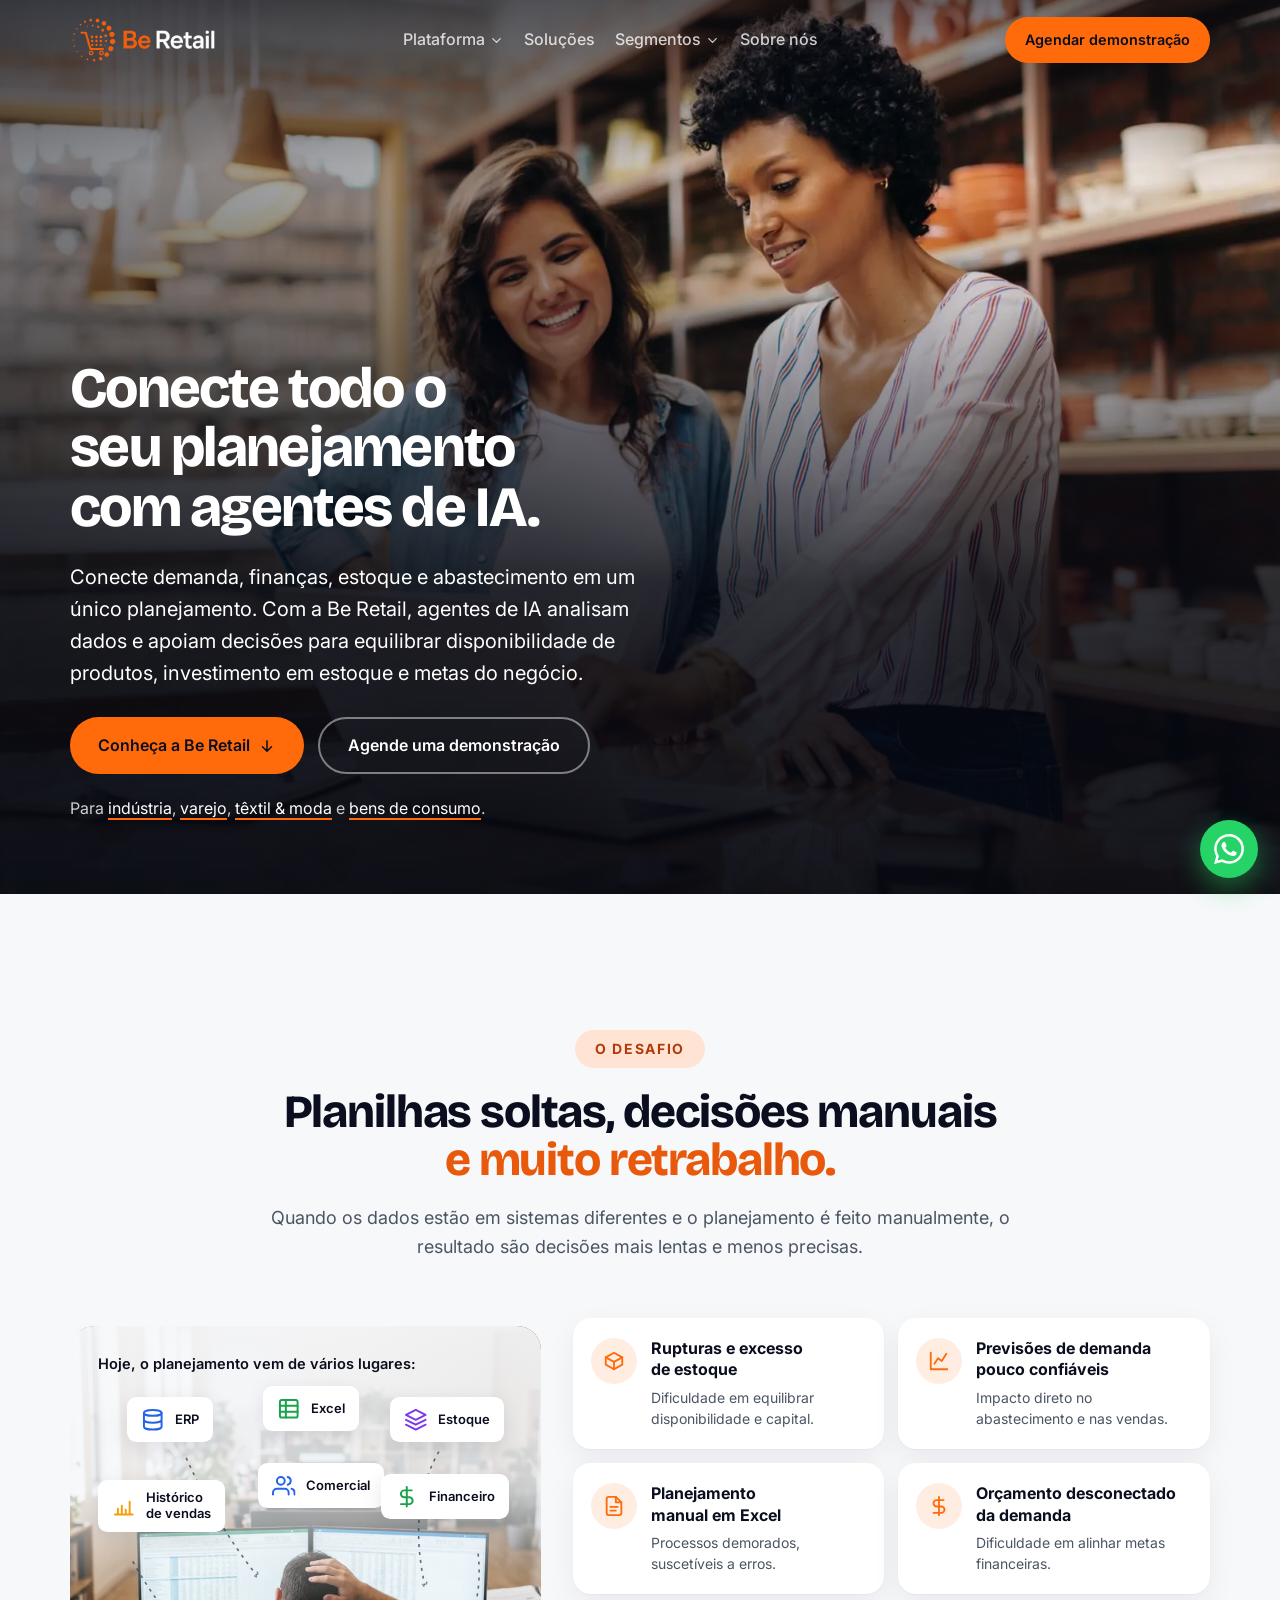
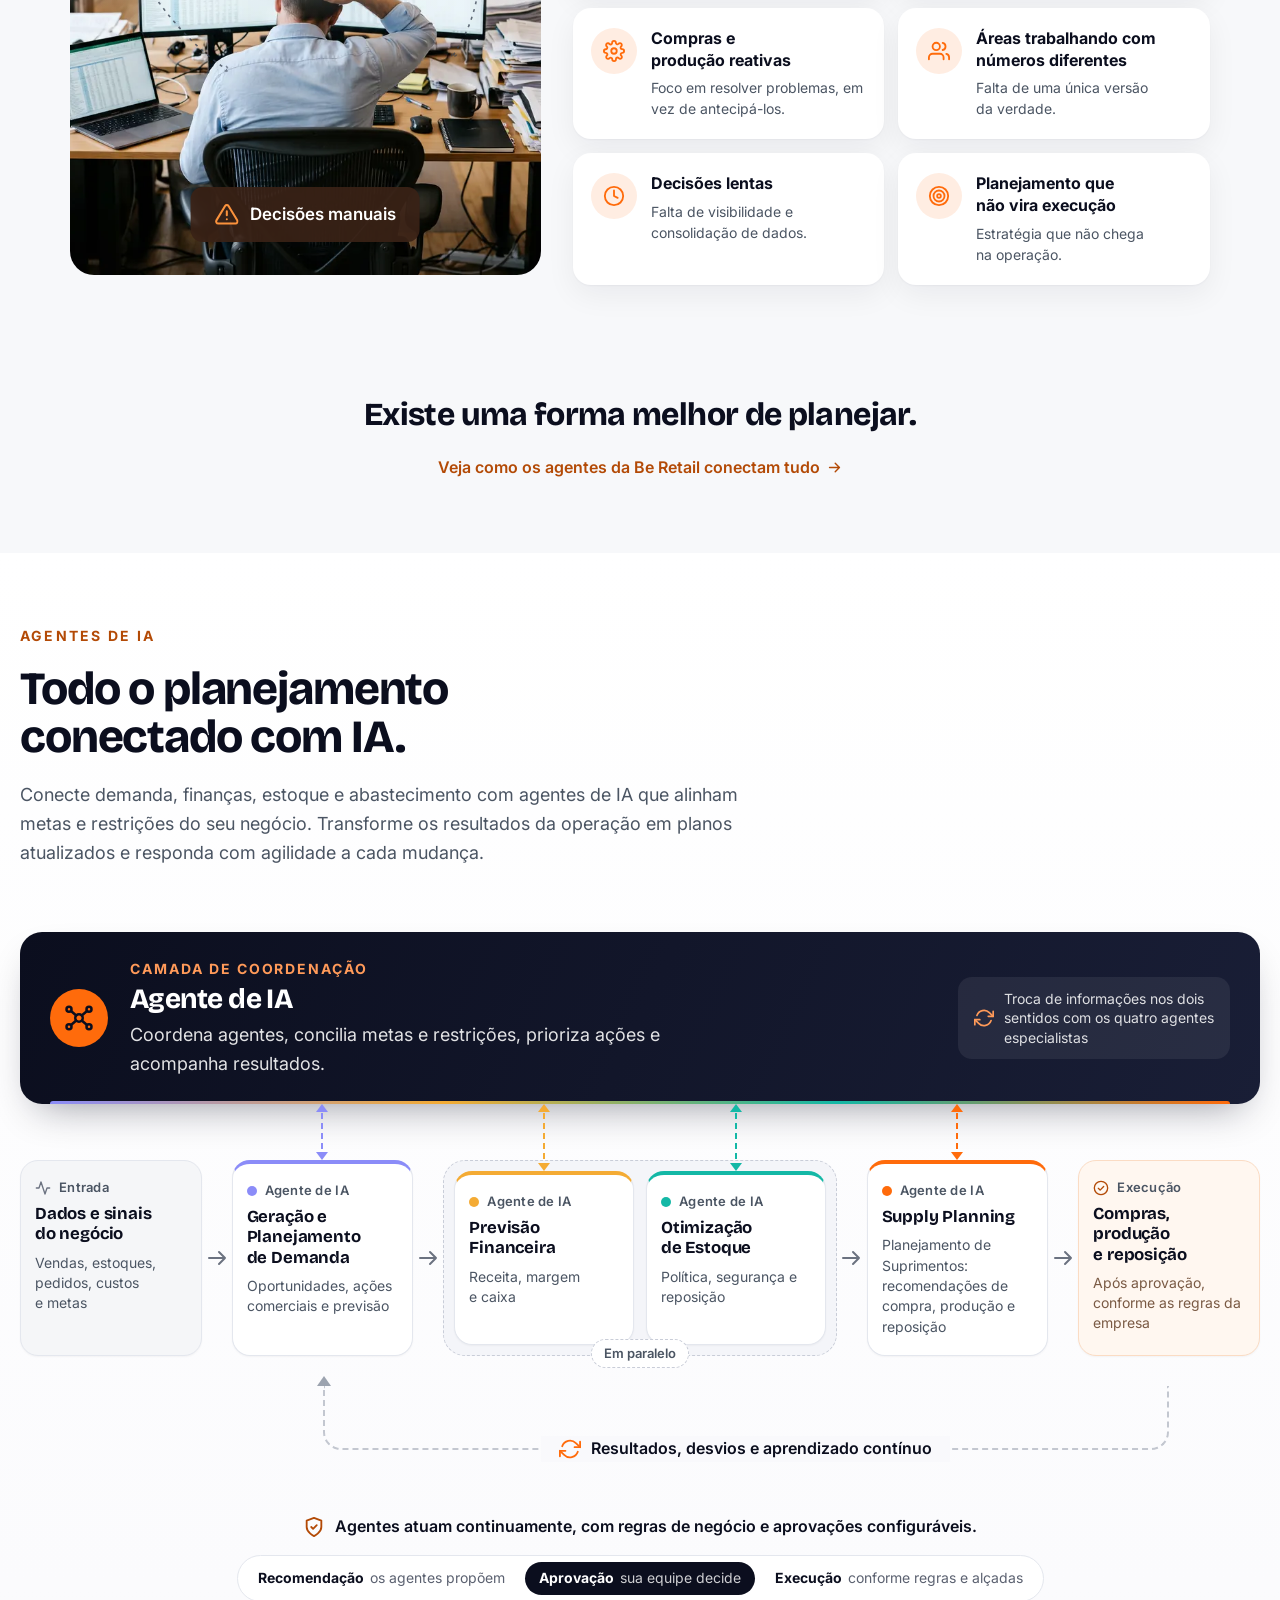
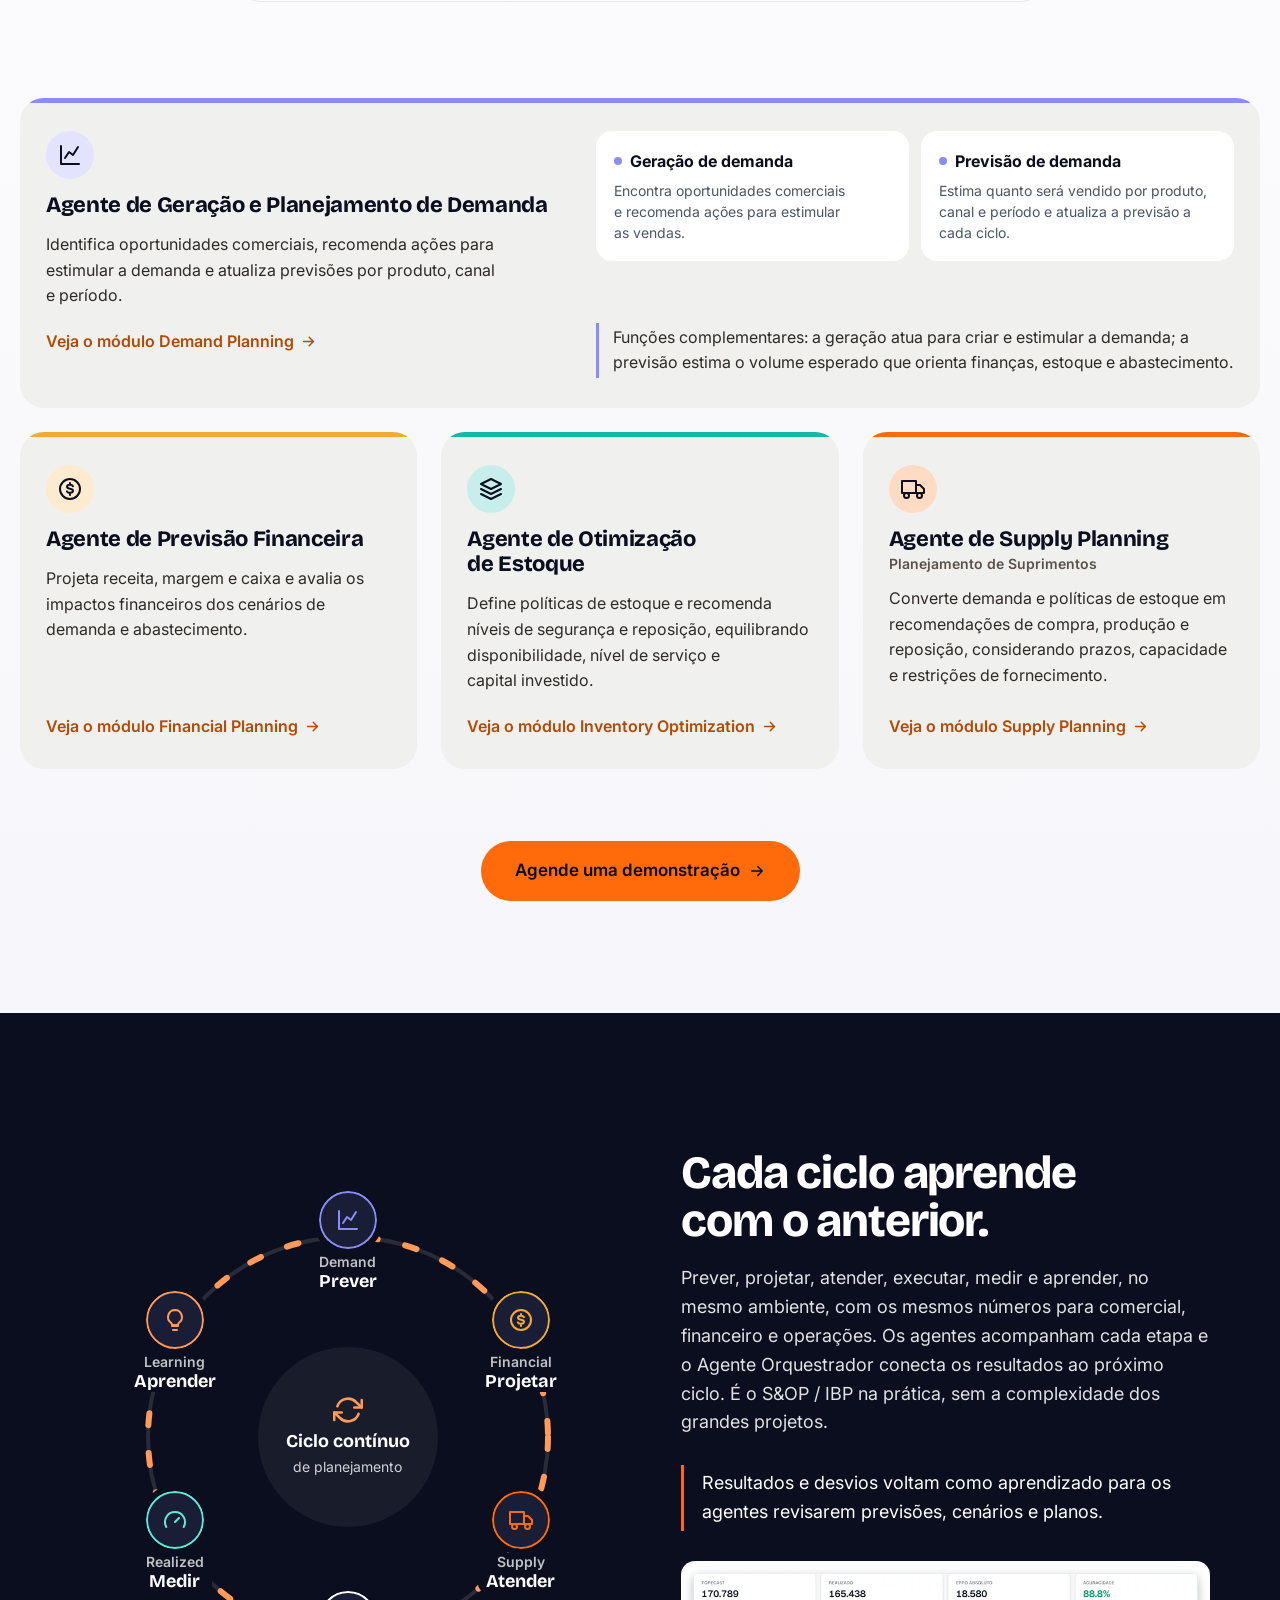
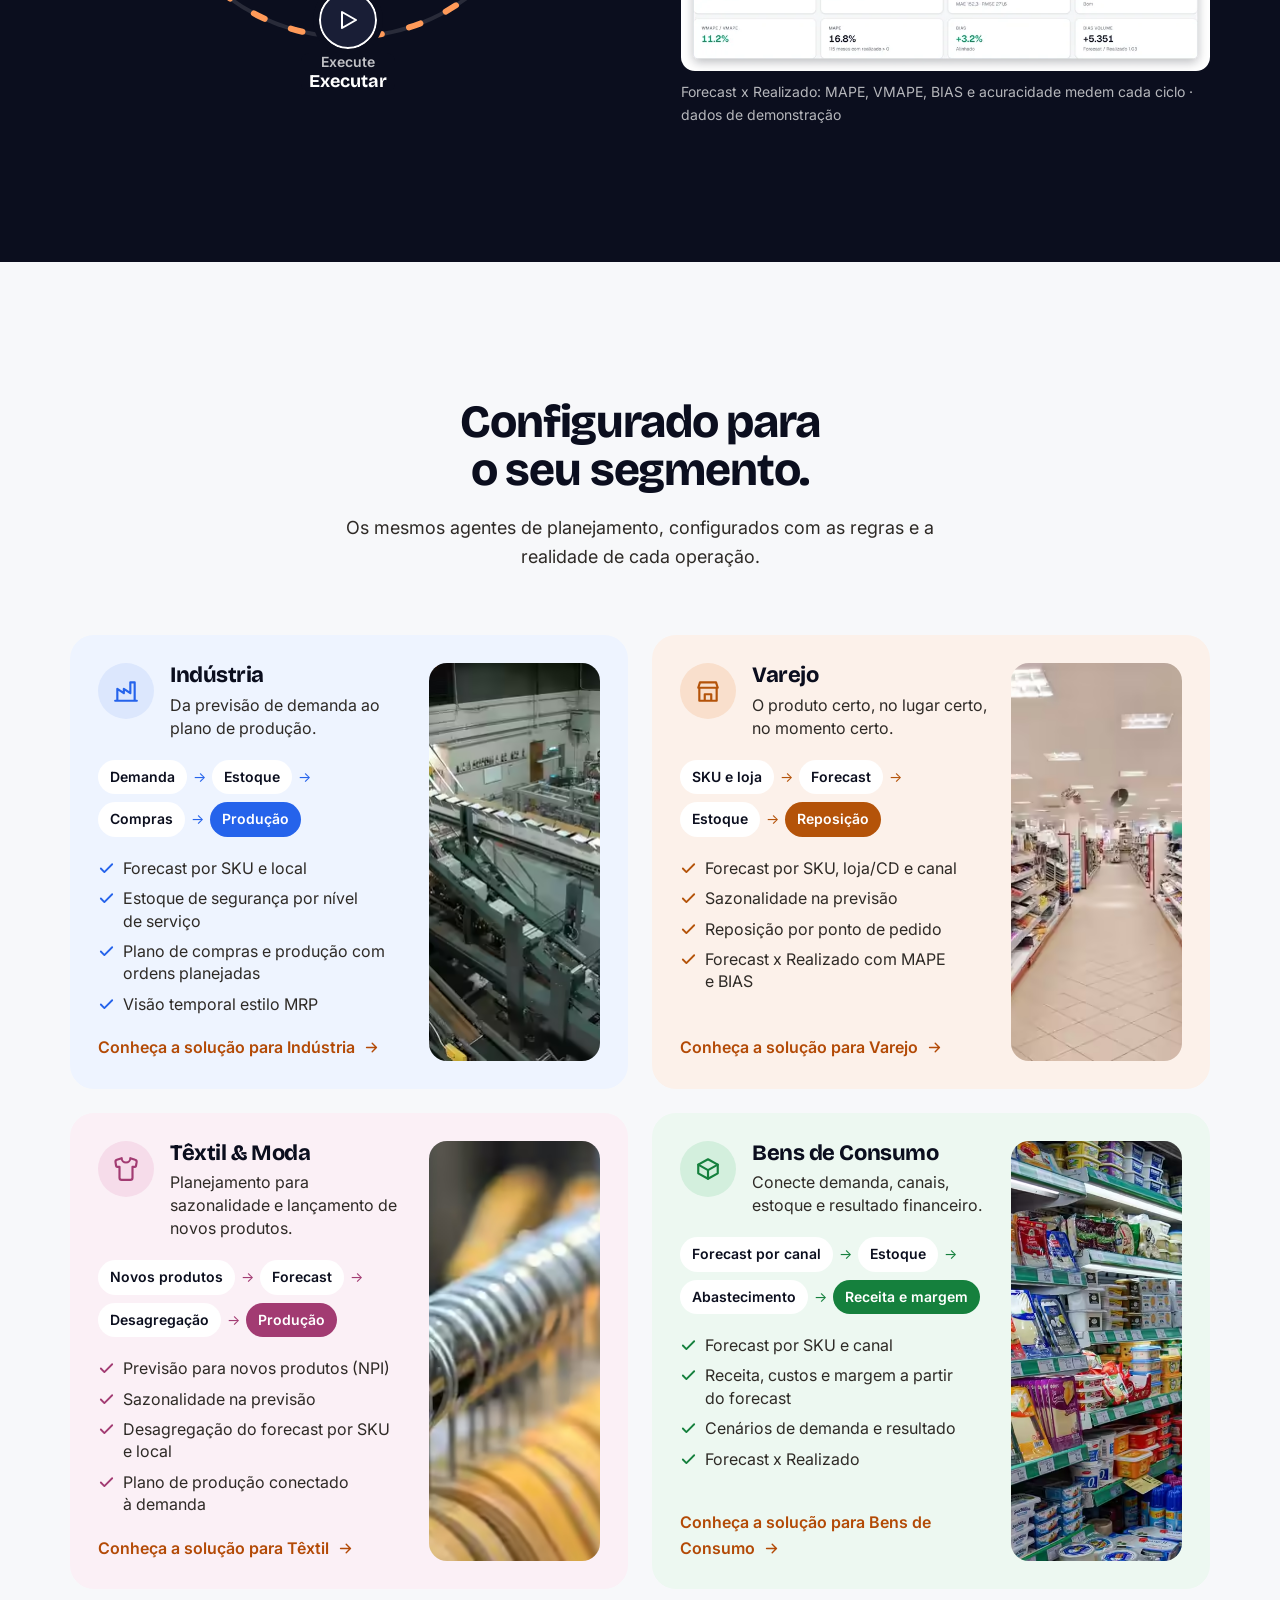
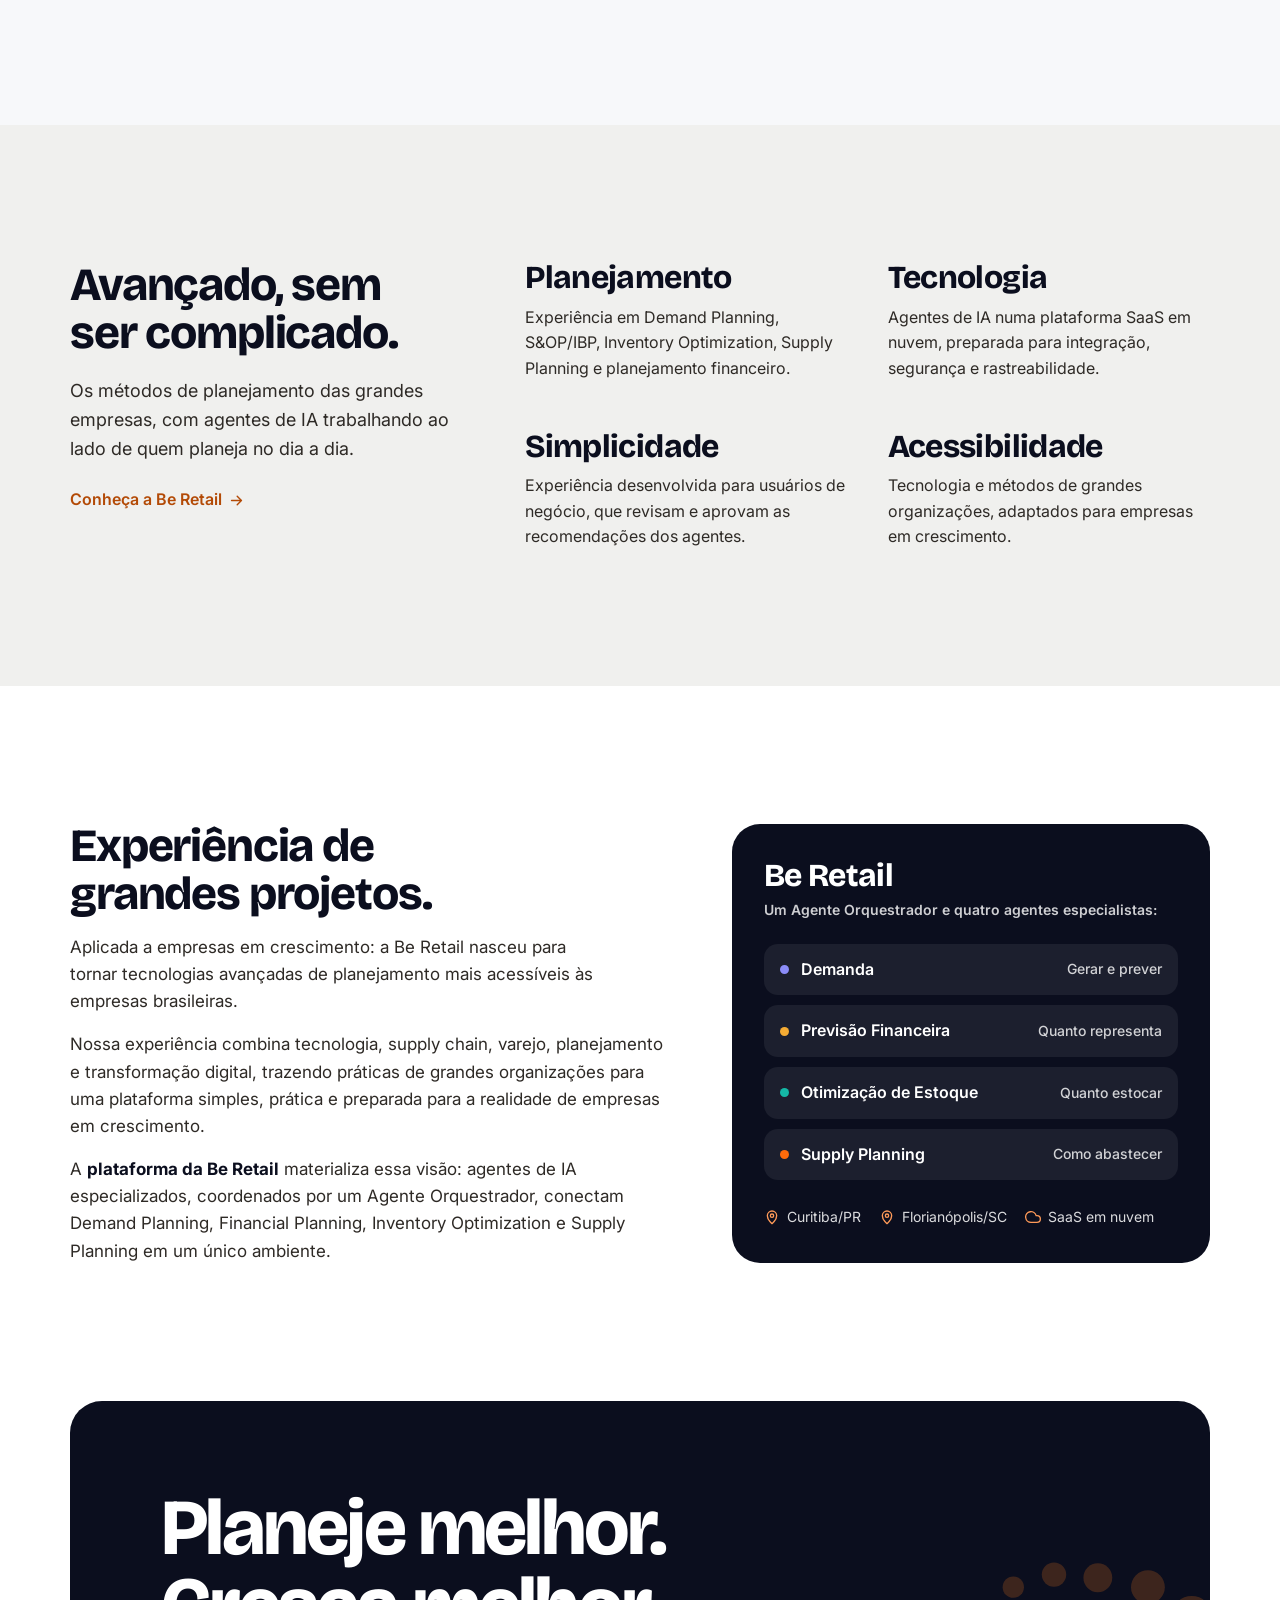
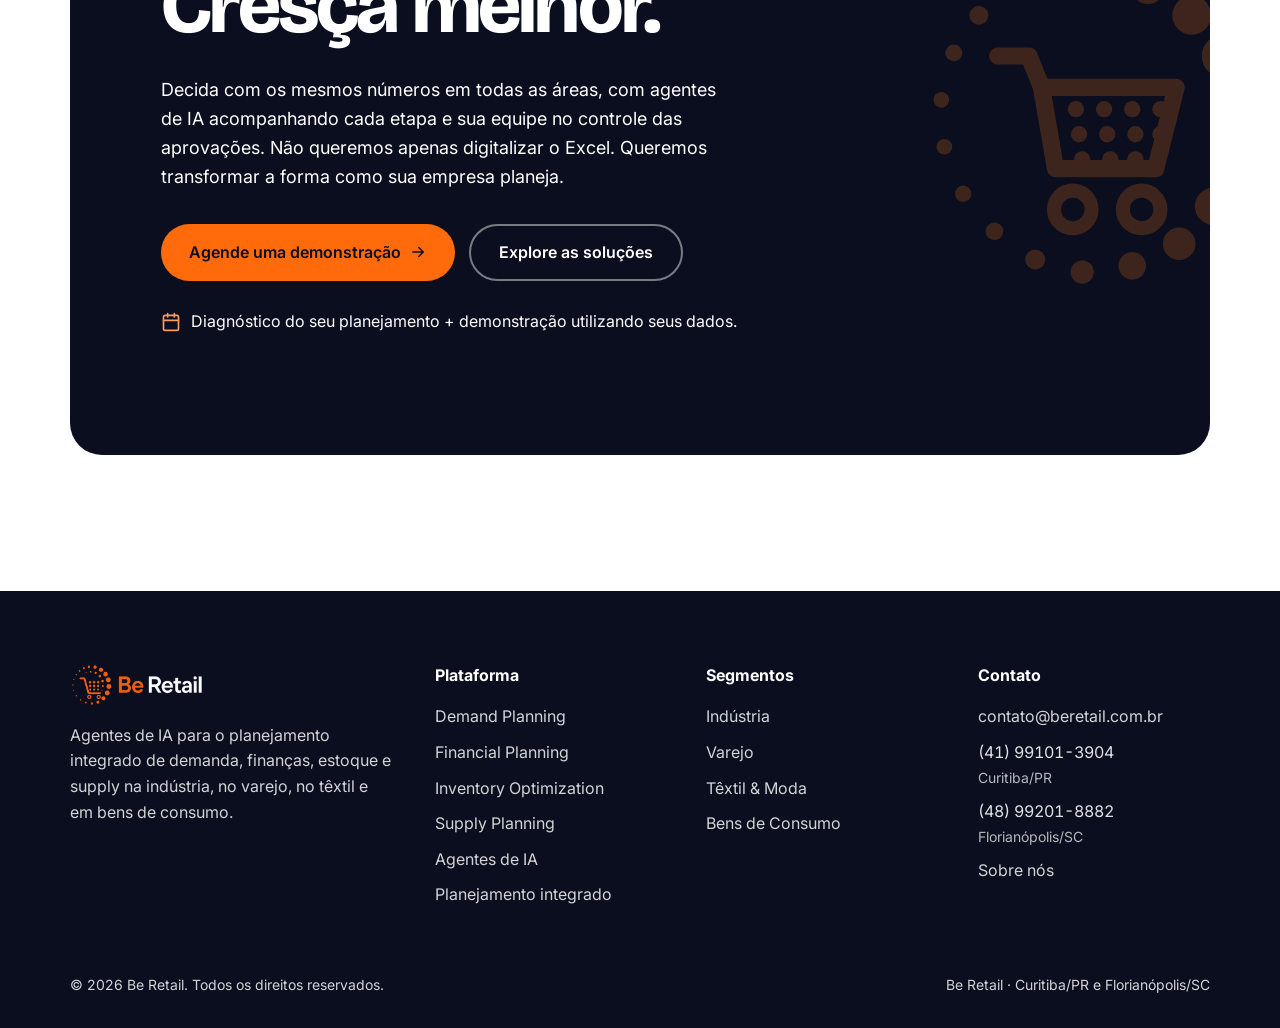
<file: index.html>
<!DOCTYPE html>
<html lang="pt-BR">
<head>
<meta charset="UTF-8">
<meta name="viewport" content="width=device-width, initial-scale=1.0">
<!-- Google tag (gtag.js) -->
<script async src="https://www.googletagmanager.com/gtag/js?id=G-1HCFN1PPWR"></script>
<script>
  window.dataLayer = window.dataLayer || [];
  function gtag(){dataLayer.push(arguments);}
  gtag('js', new Date());

  gtag('config', 'G-1HCFN1PPWR');
</script>
<title>Be Retail | Agentes de IA para demanda, finanças, estoque e supply</title>
<meta name="description" content="Be Retail: agentes de IA especializados, coordenados por um Agente Orquestrador, para geração e planejamento de demanda, previsão financeira, otimização de estoque e supply planning — para indústria, varejo, têxtil e bens de consumo.">
<link rel="canonical" href="https://beretail.com.br/">
<meta name="theme-color" content="#0B0E1E">
<link rel="icon" type="image/png" href="assets/favicon.png">
<link rel="apple-touch-icon" href="assets/icon-180.png">
<meta property="og:type" content="website">
<meta property="og:locale" content="pt_BR">
<meta property="og:site_name" content="Be Retail">
<meta property="og:title" content="Be Retail — Conecte todo o seu planejamento com agentes de IA">
<meta property="og:description" content="Agentes de IA especializados analisam e gerenciam demanda, finanças, estoque e supply, coordenados por um Agente Orquestrador. Para indústria, varejo, têxtil e bens de consumo.">
<meta property="og:url" content="https://beretail.com.br/">
<meta property="og:image" content="https://beretail.com.br/assets/og-image.jpg">
<meta property="og:image:width" content="1200">
<meta property="og:image:height" content="630">
<meta name="twitter:card" content="summary_large_image">
<link rel="preconnect" href="https://fonts.googleapis.com">
<link rel="preconnect" href="https://fonts.gstatic.com" crossorigin>
<link href="https://fonts.googleapis.com/css2?family=Bricolage+Grotesque:opsz,wght@12..96,600..800&family=Inter:wght@400;500;600;700&display=swap" rel="stylesheet">
<link rel="preload" as="image" href="assets/fotos/planejamento-loja-1600.webp" imagesrcset="assets/fotos/planejamento-loja-900.webp 900w, assets/fotos/planejamento-loja-1600.webp 1600w" imagesizes="100vw" fetchpriority="high">
<script>document.documentElement.classList.add('js')</script>
<script type="application/ld+json">
{
  "@context":"https://schema.org",
  "@graph":[
    {
      "@type":"Organization",
      "@id":"https://beretail.com.br/#org",
      "name":"Be Retail",
      "url":"https://beretail.com.br/",
      "logo":"https://beretail.com.br/assets/logo-be-retail.png",
      "email":"contato@beretail.com.br",
      "description":"Empresa de tecnologia especializada em agentes de IA para o planejamento integrado de demanda, finanças, estoque e supply de empresas em crescimento.",
      "address":{"@type":"PostalAddress","addressLocality":"Curitiba","addressRegion":"PR","addressCountry":"BR"},
      "founder":{"@type":"Person","name":"Alan Risso","jobTitle":"Fundador"},
      "contactPoint":[
        {"@type":"ContactPoint","telephone":"+55-41-99101-3904","contactType":"sales","areaServed":"BR","availableLanguage":"Portuguese","description":"Curitiba/PR"},
        {"@type":"ContactPoint","telephone":"+55-48-99201-8882","contactType":"sales","areaServed":"BR","availableLanguage":"Portuguese","description":"Florianópolis/SC"}
      ]
    },
    {
      "@type":"SoftwareApplication",
      "name":"Plataforma Be Retail",
      "applicationCategory":"BusinessApplication",
      "operatingSystem":"Web",
      "description":"Plataforma SaaS de planejamento integrado com agentes de IA especializados, coordenados por um Agente Orquestrador: geração e planejamento de demanda (demand planning), previsão financeira (financial planning), otimização de estoque (inventory optimization) e planejamento de suprimentos (supply planning).",
      "featureList":["Forecast estatístico por SKU, local e canal","Forecast x Realizado com MAPE, VMAPE, BIAS e acuracidade","Receita, custos, DRE, fluxo de caixa e cenários","Estoque de segurança por nível de serviço, ponto de pedido e estoque máximo","Diagnóstico de excesso, ruptura e itens sem giro","Necessidade líquida, estoque de segurança e ordens planejadas","Visão temporal estilo MRP"],
      "publisher":{"@id":"https://beretail.com.br/#org"}
    },
    {
      "@type":"WebSite",
      "name":"Be Retail",
      "url":"https://beretail.com.br/",
      "inLanguage":"pt-BR",
      "publisher":{"@id":"https://beretail.com.br/#org"}
    }
  ]
}
</script>
<link rel="stylesheet" href="assets/site.css">
</head>
<body>

<!-- Ícones (sprite reutilizável) -->
<svg width="0" height="0" style="position:absolute" aria-hidden="true">
  <symbol id="i-arrow" viewBox="0 0 24 24"><path d="M5 12h14M13 6l6 6-6 6"/></symbol>
  <symbol id="i-down" viewBox="0 0 24 24"><path d="M12 5v14M6 13l6 6 6-6"/></symbol>
  <symbol id="i-chev" viewBox="0 0 24 24"><path d="M6 9l6 6 6-6"/></symbol>
  <symbol id="i-check" viewBox="0 0 24 24"><path d="M20 6L9 17l-5-5"/></symbol>
  <symbol id="i-x" viewBox="0 0 24 24"><path d="M18 6L6 18M6 6l12 12"/></symbol>
  <symbol id="i-trend" viewBox="0 0 24 24"><path d="M3 3v18h18"/><path d="M7 15l4-6 4 3 5-8"/></symbol>
  <symbol id="i-coin" viewBox="0 0 24 24"><circle cx="12" cy="12" r="10"/><path d="M15 9.2c-.5-.9-1.6-1.4-3-1.4-1.7 0-3 .8-3 2s1.3 1.7 3 2 3 .8 3 2-1.3 2-3 2c-1.4 0-2.5-.5-3-1.4M12 6v1.8M12 16.2V18"/></symbol>
  <symbol id="i-truck" viewBox="0 0 24 24"><path d="M1 4h14v12H1zM15 8h4l4 4v4h-8"/><circle cx="5.5" cy="18.5" r="2.5"/><circle cx="18.5" cy="18.5" r="2.5"/></symbol>
  <symbol id="i-factory" viewBox="0 0 24 24"><path d="M2 21h20M4 21V10l6 4v-4l6 4V4h4v17"/></symbol>
  <symbol id="i-store" viewBox="0 0 24 24"><path d="M3 9l1.6-5h14.8L21 9M4 9v12h16V9M3 9h18M9 21v-6h6v6"/></symbol>
  <symbol id="i-shirt" viewBox="0 0 24 24"><path d="M20.4 3.5L16 2a4 4 0 0 1-8 0L3.6 3.5a2 2 0 0 0-1.3 2.2l.6 3.5a1 1 0 0 0 1 .8H6v10a2 2 0 0 0 2 2h8a2 2 0 0 0 2-2V10h2.2a1 1 0 0 0 1-.8l.6-3.5a2 2 0 0 0-1.4-2.2z"/></symbol>
  <symbol id="i-box" viewBox="0 0 24 24"><path d="M21 8l-9-5-9 5v8l9 5 9-5z"/><path d="M3 8l9 5 9-5M12 13v8"/></symbol>
  <symbol id="i-db" viewBox="0 0 24 24"><ellipse cx="12" cy="5" rx="9" ry="3"/><path d="M3 5v14c0 1.7 4 3 9 3s9-1.3 9-3V5M3 12c0 1.7 4 3 9 3s9-1.3 9-3"/></symbol>
  <symbol id="i-sheet" viewBox="0 0 24 24"><rect x="3" y="3" width="18" height="18" rx="2"/><path d="M3 9h18M3 15h18M9 3v18"/></symbol>
  <symbol id="i-layers" viewBox="0 0 24 24"><path d="M12 2L2 7l10 5 10-5-10-5zM2 17l10 5 10-5M2 12l10 5 10-5"/></symbol>
  <symbol id="i-history" viewBox="0 0 24 24"><path d="M3 12a9 9 0 1 0 3-6.7L3 8M3 3v5h5M12 7v5l4 2"/></symbol>
  <symbol id="i-users" viewBox="0 0 24 24"><path d="M17 21v-2a4 4 0 0 0-4-4H5a4 4 0 0 0-4 4v2"/><circle cx="9" cy="7" r="4"/><path d="M23 21v-2a4 4 0 0 0-3-3.9M16 3.1a4 4 0 0 1 0 7.8"/></symbol>
  <symbol id="i-alert" viewBox="0 0 24 24"><path d="M10.3 3.9L1.8 18a2 2 0 0 0 1.7 3h17a2 2 0 0 0 1.7-3L13.7 3.9a2 2 0 0 0-3.4 0zM12 9v4M12 17h.01"/></symbol>
  <symbol id="i-target" viewBox="0 0 24 24"><circle cx="12" cy="12" r="10"/><circle cx="12" cy="12" r="6"/><circle cx="12" cy="12" r="2"/></symbol>
  <symbol id="i-cloud" viewBox="0 0 24 24"><path d="M18 10h-1.3A8 8 0 1 0 9 20h9a5 5 0 0 0 0-10z"/></symbol>
  <symbol id="i-smile" viewBox="0 0 24 24"><circle cx="12" cy="12" r="10"/><path d="M8 14s1.5 2 4 2 4-2 4-2M9 9h.01M15 9h.01"/></symbol>
  <symbol id="i-unlock" viewBox="0 0 24 24"><rect x="3" y="11" width="18" height="11" rx="2"/><path d="M7 11V7a5 5 0 0 1 9.9-1"/></symbol>
  <symbol id="i-refresh" viewBox="0 0 24 24"><path d="M23 4v6h-6M1 20v-6h6"/><path d="M3.5 9a9 9 0 0 1 14.9-3.4L23 10M1 14l4.6 4.4A9 9 0 0 0 20.5 15"/></symbol>
  <symbol id="i-play" viewBox="0 0 24 24"><path d="M6 4l14 8-14 8z"/></symbol>
  <symbol id="i-shield" viewBox="0 0 24 24"><path d="M12 22s8-4 8-10V5l-8-3-8 3v7c0 6 8 10 8 10z"/><path d="M9 12l2 2 4-4"/></symbol>
  <symbol id="i-gauge" viewBox="0 0 24 24"><path d="M12 14l4-4M3.3 19a10 10 0 1 1 17.4 0"/></symbol>
  <symbol id="i-compass" viewBox="0 0 24 24"><circle cx="12" cy="12" r="10"/><path d="M16.2 7.8l-2.1 6.3-6.3 2.1 2.1-6.3z"/></symbol>
  <symbol id="i-bulb" viewBox="0 0 24 24"><path d="M9 18h6M10 22h4M12 2a7 7 0 0 0-4 12.7c.6.5 1 1.3 1 2.3h6c0-1 .4-1.8 1-2.3A7 7 0 0 0 12 2z"/></symbol>
  <symbol id="i-pin" viewBox="0 0 24 24"><path d="M12 22s7-6.2 7-12a7 7 0 0 0-14 0c0 5.8 7 12 7 12z"/><circle cx="12" cy="10" r="2.5"/></symbol>
  <symbol id="i-file" viewBox="0 0 24 24"><path d="M14 2H6a2 2 0 0 0-2 2v16a2 2 0 0 0 2 2h12a2 2 0 0 0 2-2V8z"/><path d="M14 2v6h6M8 13h8M8 17h6"/></symbol>
  <symbol id="i-dollar" viewBox="0 0 24 24"><path d="M12 2v20M17 5.5H9.5a3.5 3.5 0 0 0 0 7h5a3.5 3.5 0 0 1 0 7H6"/></symbol>
  <symbol id="i-gear" viewBox="0 0 24 24"><circle cx="12" cy="12" r="3"/><path d="M19.4 15a1.7 1.7 0 0 0 .3 1.8l.1.1a2 2 0 1 1-2.8 2.8l-.1-.1a1.7 1.7 0 0 0-1.8-.3 1.7 1.7 0 0 0-1 1.5V21a2 2 0 1 1-4 0v-.1a1.7 1.7 0 0 0-1.1-1.5 1.7 1.7 0 0 0-1.8.3l-.1.1a2 2 0 1 1-2.8-2.8l.1-.1a1.7 1.7 0 0 0 .3-1.8 1.7 1.7 0 0 0-1.5-1H3a2 2 0 1 1 0-4h.1a1.7 1.7 0 0 0 1.5-1.1 1.7 1.7 0 0 0-.3-1.8l-.1-.1a2 2 0 1 1 2.8-2.8l.1.1a1.7 1.7 0 0 0 1.8.3H9a1.7 1.7 0 0 0 1-1.5V3a2 2 0 1 1 4 0v.1a1.7 1.7 0 0 0 1 1.5 1.7 1.7 0 0 0 1.8-.3l.1-.1a2 2 0 1 1 2.8 2.8l-.1.1a1.7 1.7 0 0 0-.3 1.8V9a1.7 1.7 0 0 0 1.5 1H21a2 2 0 1 1 0 4h-.1a1.7 1.7 0 0 0-1.5 1z"/></symbol>
  <symbol id="i-clock" viewBox="0 0 24 24"><circle cx="12" cy="12" r="10"/><path d="M12 6v6l4 2"/></symbol>
  <symbol id="i-bars" viewBox="0 0 24 24"><path d="M3 21h18M6 21v-6M10 21v-9M14 21v-5M18 21V8"/></symbol>
  <symbol id="i-cal" viewBox="0 0 24 24"><rect x="3" y="4" width="18" height="18" rx="2"/><path d="M16 2v4M8 2v4M3 10h18"/></symbol>
  <symbol id="i-hub" viewBox="0 0 24 24"><circle cx="12" cy="12" r="3"/><circle cx="4" cy="5" r="2"/><circle cx="20" cy="5" r="2"/><circle cx="4" cy="19" r="2"/><circle cx="20" cy="19" r="2"/><path d="M5.6 6.4l4.2 3.6M18.4 6.4l-4.2 3.6M5.6 17.6l4.2-3.6M18.4 17.6l-4.2-3.6"/></symbol>
  <symbol id="i-signal" viewBox="0 0 24 24"><path d="M22 12h-4l-3 9L9 3l-3 9H2"/></symbol>
  <symbol id="i-check-circle" viewBox="0 0 24 24"><circle cx="12" cy="12" r="10"/><path d="M8 12.5l2.7 2.7L16 9.8"/></symbol>
</svg>

<!-- ===== Header ===== -->
<header id="topo">
  <div class="container nav">
    <a href="#inicio" class="logo" aria-label="Be Retail — início">
      <img src="assets/logo-transparente.png" alt="Be Retail" width="147" height="48">
    </a>
    <button class="menu-btn" aria-expanded="false" aria-controls="menu-principal" aria-label="Abrir menu">
      <svg width="26" height="26" viewBox="0 0 24 24" fill="none" stroke="currentColor" stroke-width="2" stroke-linecap="round"><path d="M3 6h18M3 12h18M3 18h18"/></svg>
    </button>
    <nav aria-label="principal">
      <ul id="menu-principal">
        <li class="has-sub">
          <a href="plataforma.html">Plataforma <svg class="ic" aria-hidden="true"><use href="#i-chev"/></svg></a>
          <ul class="sub">
            <li><a href="#agentes"><span class="dot dot-ia"></span>Agentes de IA</a></li>
            <li><a href="plataforma.html#demand-planning"><span class="dot m-demand" style="background:var(--mod)"></span>Demand Planning</a></li>
            <li><a href="plataforma.html#financial-planning"><span class="dot m-fin" style="background:var(--mod)"></span>Financial Planning</a></li>
            <li><a href="plataforma.html#inventory-optimization"><span class="dot m-inv" style="background:var(--mod)"></span>Inventory Optimization</a></li>
            <li><a href="plataforma.html#supply-planning"><span class="dot m-supply" style="background:var(--mod)"></span>Supply Planning</a></li>
          </ul>
        </li>
        <li><a href="#solucoes">Soluções</a></li>
        <li class="has-sub">
          <a href="#segmentos">Segmentos <svg class="ic" aria-hidden="true"><use href="#i-chev"/></svg></a>
          <ul class="sub">
            <li><a href="#industria">Indústria</a></li>
            <li><a href="#varejo">Varejo</a></li>
            <li><a href="#textil-moda">Têxtil &amp; Moda</a></li>
            <li><a href="#bens-de-consumo">Bens de Consumo</a></li>
          </ul>
        </li>
        <li><a href="#sobre">Sobre nós</a></li>
        <li class="nav-demo"><a href="https://wa.me/5541991013904?text=Ol%C3%A1!%20Quero%20agendar%20uma%20demonstra%C3%A7%C3%A3o%20da%20Be%20Retail." target="_blank" rel="noopener">Agendar demonstração</a></li>
      </ul>
    </nav>
    <a class="btn btn-primary cta-header" href="https://wa.me/5541991013904?text=Ol%C3%A1!%20Quero%20agendar%20uma%20demonstra%C3%A7%C3%A3o%20da%20Be%20Retail." target="_blank" rel="noopener">Agendar demonstração</a>
  </div>
</header>

<main>

<!-- ===== Hero ===== -->
<section class="hero" id="inicio">
  <img class="hero-bg" src="assets/fotos/planejamento-loja-1600.webp"
       srcset="assets/fotos/planejamento-loja-900.webp 900w, assets/fotos/planejamento-loja-1600.webp 1600w"
       sizes="100vw" width="1600" height="1072" fetchpriority="high"
       alt="Duas empreendedoras revisam o planejamento no notebook, no balcão de uma loja de cerâmica">
  <div class="container hero-content">
    <h1>Conecte todo o seu planejamento com agentes de IA.</h1>
    <div class="hero-grid">
      <p class="lead">Conecte demanda, finanças, estoque e abastecimento em um único planejamento. Com a Be Retail, agentes de IA analisam dados e apoiam decisões para equilibrar disponibilidade de produtos, investimento em estoque e metas do negócio.</p>
      <div class="hero-side">
        <div class="hero-actions">
          <a class="btn btn-primary" href="#agentes">Conheça a Be Retail <svg class="ic" aria-hidden="true"><use href="#i-down"/></svg></a>
          <a class="btn btn-ghost" href="https://wa.me/5541991013904?text=Ol%C3%A1!%20Quero%20agendar%20uma%20demonstra%C3%A7%C3%A3o%20da%20Be%20Retail." target="_blank" rel="noopener">Agende uma demonstração</a>
        </div>
        <p class="hero-segs">Para <a href="#industria">indústria</a>, <a href="#varejo">varejo</a>, <a href="#textil-moda">têxtil &amp; moda</a> e <a href="#bens-de-consumo">bens de consumo</a>.</p>
      </div>
    </div>
  </div>
</section>

<!-- ===== Problema ===== -->
<section class="desafio" id="problema">
  <div class="container">
    <div class="center" data-reveal>
      <p class="pill">O desafio</p> <!-- taste-skill-ignore: rótulo pedido no layout de referência -->
      <h2 class="section-title desafio-title">Planilhas soltas, decisões manuais <span>e muito retrabalho.</span></h2>
      <p class="section-sub">Quando os dados estão em sistemas diferentes e o planejamento é feito manualmente, o resultado são decisões mais lentas e menos precisas.</p>
    </div>
    <div class="prob-grid">
      <div class="frag" data-reveal>
        <img class="frag-foto" src="assets/fotos/planejamento-planilhas-1400.webp"
             srcset="assets/fotos/planejamento-planilhas-800.webp 800w, assets/fotos/planejamento-planilhas-1400.webp 1400w"
             sizes="(max-width:960px) calc(100vw - 40px), 560px" width="1400" height="1400" loading="lazy"
             alt="Analista de costas, com a mão na cabeça, diante de dois monitores com planilhas e pilhas de papel na mesa">
        <p class="tag">Hoje, o planejamento vem de vários lugares:</p>
        <svg class="frag-setas" viewBox="0 0 600 700" preserveAspectRatio="none" aria-hidden="true">
          <defs><marker id="ponta" viewBox="0 0 10 10" refX="5" refY="5" markerWidth="9" markerHeight="9" markerUnits="userSpaceOnUse" orient="auto-start-reverse"><path d="M1 1l8 4-8 4" fill="none" stroke="#374151" stroke-width="1.6"/></marker></defs>
          <path d="M148 168 Q185 250 238 318" marker-end="url(#ponta)"/>
          <path d="M80 300 Q130 390 200 438" marker-end="url(#ponta)"/>
          <path d="M268 208 L268 190" marker-end="url(#ponta)"/>
          <path d="M470 160 Q430 230 452 330" marker-end="url(#ponta)"/>
          <path d="M520 290 Q528 360 488 420" marker-end="url(#ponta)"/>
        </svg>
        <ul class="fontes" aria-label="Fontes de dados do planejamento">
          <li class="fonte f-erp"><span class="fonte-ic"><svg class="ic" aria-hidden="true"><use href="#i-db"/></svg></span>ERP</li>
          <li class="fonte f-excel"><span class="fonte-ic"><svg class="ic" aria-hidden="true"><use href="#i-sheet"/></svg></span>Excel</li>
          <li class="fonte f-estoque"><span class="fonte-ic"><svg class="ic" aria-hidden="true"><use href="#i-layers"/></svg></span>Estoque</li>
          <li class="fonte f-historico"><span class="fonte-ic"><svg class="ic" aria-hidden="true"><use href="#i-bars"/></svg></span>Histórico<br>de vendas</li>
          <li class="fonte f-comercial"><span class="fonte-ic"><svg class="ic" aria-hidden="true"><use href="#i-users"/></svg></span>Comercial</li>
          <li class="fonte f-financeiro"><span class="fonte-ic"><svg class="ic" aria-hidden="true"><use href="#i-dollar"/></svg></span>Financeiro</li>
        </ul>
        <div class="manual"><svg class="ic" aria-hidden="true"><use href="#i-alert"/></svg>Decisões manuais</div>
      </div>
      <ul class="dores">
        <li class="dor"><span class="dor-ic"><svg class="ic" aria-hidden="true"><use href="#i-box"/></svg></span><div><h3>Rupturas e excesso de estoque</h3><p>Dificuldade em equilibrar disponibilidade e capital.</p></div></li>
        <li class="dor"><span class="dor-ic"><svg class="ic" aria-hidden="true"><use href="#i-trend"/></svg></span><div><h3>Previsões de demanda pouco confiáveis</h3><p>Impacto direto no abastecimento e nas vendas.</p></div></li>
        <li class="dor"><span class="dor-ic"><svg class="ic" aria-hidden="true"><use href="#i-file"/></svg></span><div><h3>Planejamento manual em Excel</h3><p>Processos demorados, suscetíveis a erros.</p></div></li>
        <li class="dor"><span class="dor-ic"><svg class="ic" aria-hidden="true"><use href="#i-dollar"/></svg></span><div><h3>Orçamento desconectado da demanda</h3><p>Dificuldade em alinhar metas financeiras.</p></div></li>
        <li class="dor"><span class="dor-ic"><svg class="ic" aria-hidden="true"><use href="#i-gear"/></svg></span><div><h3>Compras e produção reativas</h3><p>Foco em resolver problemas, em vez de antecipá-los.</p></div></li>
        <li class="dor"><span class="dor-ic"><svg class="ic" aria-hidden="true"><use href="#i-users"/></svg></span><div><h3>Áreas trabalhando com números diferentes</h3><p>Falta de uma única versão da verdade.</p></div></li>
        <li class="dor"><span class="dor-ic"><svg class="ic" aria-hidden="true"><use href="#i-clock"/></svg></span><div><h3>Decisões lentas</h3><p>Falta de visibilidade e consolidação de dados.</p></div></li>
        <li class="dor"><span class="dor-ic"><svg class="ic" aria-hidden="true"><use href="#i-target"/></svg></span><div><h3>Planejamento que não vira execução</h3><p>Estratégia que não chega na operação.</p></div></li>
      </ul>
    </div>
    <div class="virada" data-reveal>
      <p>Existe uma forma melhor de planejar.</p>
      <a class="link-seta" href="#agentes">Veja como os agentes da Be Retail conectam tudo <svg class="ic" aria-hidden="true"><use href="#i-arrow"/></svg></a>
    </div>
  </div>
</section>

<!-- ===== Agentes de IA (orquestrador + quatro especialistas) ===== -->
<section class="solucao agentes" id="agentes" aria-labelledby="agentes-titulo">
  <span id="plataforma-integrada" class="sr-only"></span>
  <div class="container sol-wrap">
    <div data-reveal>
      <p class="fluxo-eyebrow">Agentes de IA</p>
      <h2 class="section-title fluxo-title" id="agentes-titulo">Todo o planejamento conectado com IA.</h2>
      <p class="section-sub fluxo-sub">Conecte demanda, finanças, estoque e abastecimento com agentes de IA que alinham metas e restrições do seu negócio. Transforme os resultados da operação em planos atualizados e responda com agilidade a cada mudança.</p>
    </div>

    <figure class="ag-diagrama" data-reveal aria-labelledby="ag-diagrama-legenda">
      <figcaption id="ag-diagrama-legenda" class="sr-only">Diagrama do planejamento com agentes de IA. O Agente Orquestrador de IA fica acima de todo o fluxo e troca informações nos dois sentidos com os quatro agentes especialistas. O fluxo começa nos dados e sinais do negócio, passa pelo Agente de Geração e Planejamento de Demanda, segue para o Agente de Previsão Financeira e o Agente de Otimização de Estoque, que atuam em paralelo, chega ao Agente de Supply Planning e termina na execução de compras, produção e reposição, após aprovação. Os resultados, desvios e o aprendizado contínuo voltam da execução para o planejamento.</figcaption>

      <div class="ag-orq">
        <span class="ag-orq-ic" aria-hidden="true"><svg class="ic"><use href="#i-hub"/></svg></span>
        <div class="ag-orq-txt">
          <p class="ag-orq-tag">Camada de coordenação</p>
          <h3>Agente de IA</h3>
          <p>Coordena agentes, concilia metas e restrições, prioriza ações e acompanha resultados.</p>
        </div>
        <p class="ag-orq-elo"><svg class="ic" aria-hidden="true"><use href="#i-refresh"/></svg>Troca de informações nos dois sentidos com os quatro agentes especialistas</p>
      </div>

      <ol class="ag-fluxo" aria-label="Etapas do fluxo">
        <li class="ag-passo">
          <div class="ag-card ag-base">
            <p class="ag-tag"><svg class="ic" aria-hidden="true"><use href="#i-signal"/></svg>Entrada</p>
            <h3>Dados e sinais do negócio</h3>
            <p>Vendas, estoques, pedidos, custos e metas</p>
          </div>
        </li>
        <li class="ag-passo">
          <div class="ag-card ag-agente m-demand">
            <p class="ag-tag"><span class="dot-mod"></span>Agente de IA</p>
            <h3>Geração e Planejamento de Demanda</h3>
            <p>Oportunidades, ações comerciais e previsão</p>
          </div>
        </li>
        <li class="ag-passo ag-par">
          <p class="ag-par-tag">Em paralelo</p>
          <div class="ag-par-cards">
            <div class="ag-card ag-agente m-fin">
              <p class="ag-tag"><span class="dot-mod"></span>Agente de IA</p>
              <h3>Previsão Financeira</h3>
              <p>Receita, margem e caixa</p>
            </div>
            <div class="ag-card ag-agente m-inv">
              <p class="ag-tag"><span class="dot-mod"></span>Agente de IA</p>
              <h3>Otimização de Estoque</h3>
              <p>Política, segurança e reposição</p>
            </div>
          </div>
        </li>
        <li class="ag-passo">
          <div class="ag-card ag-agente m-supply">
            <p class="ag-tag"><span class="dot-mod"></span>Agente de IA</p>
            <h3>Supply Planning</h3>
            <p>Planejamento de Suprimentos: recomendações de compra, produção e reposição</p>
          </div>
        </li>
        <li class="ag-passo">
          <div class="ag-card ag-exec">
            <p class="ag-tag"><svg class="ic" aria-hidden="true"><use href="#i-check-circle"/></svg>Execução</p>
            <h3>Compras, produção e reposição</h3>
            <p>Após aprovação, conforme as regras da empresa</p>
          </div>
        </li>
      </ol>

      <p class="ag-volta"><span class="ag-volta-txt"><svg class="ic" aria-hidden="true"><use href="#i-refresh"/></svg>Resultados, desvios e aprendizado contínuo</span></p>

      <div class="ag-nota">
        <p class="ag-nota-txt"><svg class="ic" aria-hidden="true"><use href="#i-shield"/></svg>Agentes atuam continuamente, com regras de negócio e aprovações configuráveis.</p>
        <ol class="ag-etapas" aria-label="Da recomendação à execução">
          <li><b>Recomendação</b><span>os agentes propõem</span></li>
          <li><b>Aprovação</b><span>sua equipe decide</span></li>
          <li><b>Execução</b><span>conforme regras e alçadas</span></li>
        </ol>
      </div>
    </figure>

    <ul class="ag-cards" aria-label="Agentes especialistas da Be Retail">
      <li class="ag-det m-demand" data-reveal>
        <div class="mod-bar"></div>
        <div class="ag-det-body">
          <span class="ag-det-ic" aria-hidden="true"><svg class="ic"><use href="#i-trend"/></svg></span>
          <h3>Agente de Geração e Planejamento de Demanda</h3>
          <p>Identifica oportunidades comerciais, recomenda ações para estimular a demanda e atualiza previsões por produto, canal e período.</p>
          <div class="ag-dupla">
            <div><h4>Geração de demanda</h4><p>Encontra oportunidades comerciais e recomenda ações para estimular as vendas.</p></div>
            <div><h4>Previsão de demanda</h4><p>Estima quanto será vendido por produto, canal e período e atualiza a previsão a cada ciclo.</p></div>
          </div>
          <p class="ag-det-obs">Funções complementares: a geração atua para criar e estimular a demanda; a previsão estima o volume esperado que orienta finanças, estoque e abastecimento.</p>
          <a class="link-seta" href="plataforma.html#demand-planning">Veja o módulo Demand Planning <svg class="ic" aria-hidden="true"><use href="#i-arrow"/></svg></a>
        </div>
      </li>
      <li class="ag-det m-fin" data-reveal>
        <div class="mod-bar"></div>
        <div class="ag-det-body">
          <span class="ag-det-ic" aria-hidden="true"><svg class="ic"><use href="#i-coin"/></svg></span>
          <h3>Agente de Previsão Financeira</h3>
          <p>Projeta receita, margem e caixa e avalia os impactos financeiros dos cenários de demanda e abastecimento.</p>
          <a class="link-seta" href="plataforma.html#financial-planning">Veja o módulo Financial Planning <svg class="ic" aria-hidden="true"><use href="#i-arrow"/></svg></a>
        </div>
      </li>
      <li class="ag-det m-inv" data-reveal>
        <div class="mod-bar"></div>
        <div class="ag-det-body">
          <span class="ag-det-ic" aria-hidden="true"><svg class="ic"><use href="#i-layers"/></svg></span>
          <h3>Agente de Otimização de Estoque</h3>
          <p>Define políticas de estoque e recomenda níveis de segurança e reposição, equilibrando disponibilidade, nível de serviço e capital investido.</p>
          <a class="link-seta" href="plataforma.html#inventory-optimization">Veja o módulo Inventory Optimization <svg class="ic" aria-hidden="true"><use href="#i-arrow"/></svg></a>
        </div>
      </li>
      <li class="ag-det m-supply" data-reveal>
        <div class="mod-bar"></div>
        <div class="ag-det-body">
          <span class="ag-det-ic" aria-hidden="true"><svg class="ic"><use href="#i-truck"/></svg></span>
          <h3>Agente de Supply Planning <small>Planejamento de Suprimentos</small></h3>
          <p>Converte demanda e políticas de estoque em recomendações de compra, produção e reposição, considerando prazos, capacidade e restrições de fornecimento.</p>
          <a class="link-seta" href="plataforma.html#supply-planning">Veja o módulo Supply Planning <svg class="ic" aria-hidden="true"><use href="#i-arrow"/></svg></a>
        </div>
      </li>
    </ul>

    <div class="sol-cta" data-reveal>
      <a class="btn btn-primary" href="https://wa.me/5541991013904?text=Ol%C3%A1!%20Quero%20agendar%20uma%20demonstra%C3%A7%C3%A3o%20da%20Be%20Retail." target="_blank" rel="noopener">Agende uma demonstração <svg class="ic" aria-hidden="true"><use href="#i-arrow"/></svg></a>
    </div>
  </div>
</section>

<!-- ===== Planejamento integrado (ciclo) ===== -->
<section class="dark" id="solucoes">
  <span id="como" class="sr-only"></span>
  <div class="container ciclo-grid">
    <div class="ciclo" data-reveal>
      <svg class="anel" viewBox="0 0 200 200" aria-hidden="true">
                <circle class="trilha" cx="100" cy="100" r="100"/>
        <circle class="fluxo" cx="100" cy="100" r="100"/>
      </svg>
      <div class="ciclo-centro" aria-hidden="true">
        <div><svg class="ic"><use href="#i-refresh"/></svg><strong>Ciclo contínuo</strong><span>de planejamento</span></div>
      </div>
      <ol aria-label="Ciclo de planejamento integrado">
        <li class="m-demand"><span class="no"><svg class="ic" aria-hidden="true"><use href="#i-trend"/></svg></span><span class="txt"><b>Demand</b><span>Prever</span></span></li>
        <li class="m-fin"><span class="no"><svg class="ic" aria-hidden="true"><use href="#i-coin"/></svg></span><span class="txt"><b>Financial</b><span>Projetar</span></span></li>
        <li class="m-supply"><span class="no"><svg class="ic" aria-hidden="true"><use href="#i-truck"/></svg></span><span class="txt"><b>Supply</b><span>Atender</span></span></li>
        <li class="m-exec"><span class="no"><svg class="ic" aria-hidden="true"><use href="#i-play"/></svg></span><span class="txt"><b>Execute</b><span>Executar</span></span></li>
        <li class="m-real"><span class="no"><svg class="ic" aria-hidden="true"><use href="#i-gauge"/></svg></span><span class="txt"><b>Realized</b><span>Medir</span></span></li>
        <li class="m-learn"><span class="no"><svg class="ic" aria-hidden="true"><use href="#i-bulb"/></svg></span><span class="txt"><b>Learning</b><span>Aprender</span></span></li>
      </ol>
      <p class="ciclo-volta"><svg class="ic" aria-hidden="true"><use href="#i-refresh"/></svg>O aprendizado volta para o próximo forecast</p>
    </div>
    <div class="ciclo-txt" data-reveal>
      <h2 class="section-title">Cada ciclo aprende com o anterior.</h2>
      <p class="section-sub">Prever, projetar, atender, executar, medir e aprender, no mesmo ambiente, com os mesmos números para comercial, financeiro e operações. Os agentes acompanham cada etapa e o Agente Orquestrador conecta os resultados ao próximo ciclo. É o S&amp;OP / IBP na prática, sem a complexidade dos grandes projetos.</p>
      <p class="destaque">Resultados e desvios voltam como aprendizado para os agentes revisarem previsões, cenários e planos.</p>
      <figure>
        <div class="kpi-shot"><img src="assets/previeweb/forecast-x-realizado-1600.webp" srcset="assets/previeweb/forecast-x-realizado-900.webp 900w, assets/previeweb/forecast-x-realizado-1600.webp 1600w" sizes="(max-width:960px) 92vw, 520px" width="1600" height="334" loading="lazy" alt="Indicadores de Forecast x Realizado na plataforma da Be Retail: forecast, realizado, erro absoluto, acuracidade de 88,8%, WMAPE, MAPE, BIAS e BIAS volume"></div>
        <figcaption>Forecast x Realizado: MAPE, VMAPE, BIAS e acuracidade medem cada ciclo · dados de demonstração</figcaption>
      </figure>
    </div>
  </div>
</section>

<!-- ===== Segmentos ===== -->
<section class="segmentos" id="segmentos">
  <span id="clientes" class="sr-only"></span>
  <div class="container">
    <div class="center" data-reveal>
      <h2 class="section-title">Configurado para o seu segmento.</h2>
      <p class="section-sub">Os mesmos agentes de planejamento, configurados com as regras e a realidade de cada operação.</p>
    </div>
    <div class="segs">
      <article class="seg s-ind" id="industria" data-reveal>
        <div class="seg-body">
          <div class="seg-head">
            <span class="seg-ic"><svg class="ic" aria-hidden="true"><use href="#i-factory"/></svg></span>
            <div><h3>Indústria</h3><p>Da previsão de demanda ao plano de produção.</p></div>
          </div>
          <ol class="seg-flow" aria-label="Fluxo para indústria"><li><span>Demanda</span></li><li><span>Estoque</span></li><li><span>Compras</span></li><li><span>Produção</span></li></ol>
          <ul class="check-list">
            <li><svg class="ic" aria-hidden="true"><use href="#i-check"/></svg>Forecast por SKU e local</li>
            <li><svg class="ic" aria-hidden="true"><use href="#i-check"/></svg>Estoque de segurança por nível de serviço</li>
            <li><svg class="ic" aria-hidden="true"><use href="#i-check"/></svg>Plano de compras e produção com ordens planejadas</li>
            <li><svg class="ic" aria-hidden="true"><use href="#i-check"/></svg>Visão temporal estilo MRP</li>
          </ul>
          <a class="link-seta" href="https://wa.me/5541991013904?text=Ol%C3%A1!%20Quero%20conhecer%20a%20solu%C3%A7%C3%A3o%20da%20Be%20Retail%20para%20Ind%C3%BAstria." target="_blank" rel="noopener">Conheça a solução para Indústria <svg class="ic" aria-hidden="true"><use href="#i-arrow"/></svg></a>
        </div>
        <picture class="seg-foto">
          <source type="image/avif" srcset="assets/segmentos/industria-600.avif 600w, assets/segmentos/industria-1200.avif 1200w" sizes="(max-width:560px) calc(100vw - 40px), 640px">
          <img src="assets/segmentos/industria-600.webp" srcset="assets/segmentos/industria-600.webp 600w, assets/segmentos/industria-1200.webp 1200w" sizes="(max-width:560px) calc(100vw - 40px), 640px"
               width="600" height="399" loading="lazy" decoding="async" alt="Linha de envase com garrafas seguindo por esteiras numa fábrica">
        </picture>
      </article>
      <article class="seg s-var" id="varejo" data-reveal>
        <div class="seg-body">
          <div class="seg-head">
            <span class="seg-ic"><svg class="ic" aria-hidden="true"><use href="#i-store"/></svg></span>
            <div><h3>Varejo</h3><p>O produto certo, no lugar certo, no momento certo.</p></div>
          </div>
          <ol class="seg-flow" aria-label="Fluxo para varejo"><li><span>SKU e loja</span></li><li><span>Forecast</span></li><li><span>Estoque</span></li><li><span>Reposição</span></li></ol>
          <ul class="check-list">
            <li><svg class="ic" aria-hidden="true"><use href="#i-check"/></svg>Forecast por SKU, loja/CD e canal</li>
            <li><svg class="ic" aria-hidden="true"><use href="#i-check"/></svg>Sazonalidade na previsão</li>
            <li><svg class="ic" aria-hidden="true"><use href="#i-check"/></svg>Reposição por ponto de pedido</li>
            <li><svg class="ic" aria-hidden="true"><use href="#i-check"/></svg>Forecast x Realizado com MAPE e BIAS</li>
          </ul>
          <a class="link-seta" href="https://wa.me/5541991013904?text=Ol%C3%A1!%20Quero%20conhecer%20a%20solu%C3%A7%C3%A3o%20da%20Be%20Retail%20para%20Varejo." target="_blank" rel="noopener">Conheça a solução para Varejo <svg class="ic" aria-hidden="true"><use href="#i-arrow"/></svg></a>
        </div>
        <picture class="seg-foto">
          <source type="image/avif" srcset="assets/segmentos/varejo-600.avif 600w, assets/segmentos/varejo-1024.avif 1024w" sizes="(max-width:560px) calc(100vw - 40px), 640px">
          <img src="assets/segmentos/varejo-600.webp" srcset="assets/segmentos/varejo-600.webp 600w, assets/segmentos/varejo-1024.webp 1024w" sizes="(max-width:560px) calc(100vw - 40px), 640px"
               width="600" height="449" loading="lazy" decoding="async" alt="Corredor de supermercado com gôndolas abastecidas dos dois lados">
        </picture>
      </article>
      <article class="seg s-tex" id="textil-moda" data-reveal>
        <div class="seg-body">
          <div class="seg-head">
            <span class="seg-ic"><svg class="ic" aria-hidden="true"><use href="#i-shirt"/></svg></span>
            <div><h3>Têxtil &amp; Moda</h3><p>Planejamento para sazonalidade e lançamento de novos produtos.</p></div>
          </div>
          <ol class="seg-flow" aria-label="Fluxo para têxtil e moda"><li><span>Novos produtos</span></li><li><span>Forecast</span></li><li><span>Desagregação</span></li><li><span>Produção</span></li></ol>
          <ul class="check-list">
            <li><svg class="ic" aria-hidden="true"><use href="#i-check"/></svg>Previsão para novos produtos (NPI)</li>
            <li><svg class="ic" aria-hidden="true"><use href="#i-check"/></svg>Sazonalidade na previsão</li>
            <li><svg class="ic" aria-hidden="true"><use href="#i-check"/></svg>Desagregação do forecast por SKU e local</li>
            <li><svg class="ic" aria-hidden="true"><use href="#i-check"/></svg>Plano de produção conectado à demanda</li>
          </ul>
          <a class="link-seta" href="https://wa.me/5541991013904?text=Ol%C3%A1!%20Quero%20conhecer%20a%20solu%C3%A7%C3%A3o%20da%20Be%20Retail%20para%20T%C3%AAxtil%20%26%20Moda." target="_blank" rel="noopener">Conheça a solução para Têxtil <svg class="ic" aria-hidden="true"><use href="#i-arrow"/></svg></a>
        </div>
        <picture class="seg-foto">
          <source type="image/avif" srcset="assets/segmentos/textil-moda-600.avif 600w, assets/segmentos/textil-moda-1024.avif 1024w" sizes="(max-width:560px) calc(100vw - 40px), 640px">
          <img src="assets/segmentos/textil-moda-600.webp" srcset="assets/segmentos/textil-moda-600.webp 600w, assets/segmentos/textil-moda-1024.webp 1024w" sizes="(max-width:560px) calc(100vw - 40px), 640px"
               width="600" height="401" loading="lazy" decoding="async" alt="Close de cabides de madeira numa arara de roupas">
        </picture>
      </article>
      <article class="seg s-bens" id="bens-de-consumo" data-reveal>
        <div class="seg-body">
          <div class="seg-head">
            <span class="seg-ic"><svg class="ic" aria-hidden="true"><use href="#i-box"/></svg></span>
            <div><h3>Bens de Consumo</h3><p>Conecte demanda, canais, estoque e resultado financeiro.</p></div>
          </div>
          <ol class="seg-flow" aria-label="Fluxo para bens de consumo"><li><span>Forecast por canal</span></li><li><span>Estoque</span></li><li><span>Abastecimento</span></li><li><span>Receita e margem</span></li></ol>
          <ul class="check-list">
            <li><svg class="ic" aria-hidden="true"><use href="#i-check"/></svg>Forecast por SKU e canal</li>
            <li><svg class="ic" aria-hidden="true"><use href="#i-check"/></svg>Receita, custos e margem a partir do forecast</li>
            <li><svg class="ic" aria-hidden="true"><use href="#i-check"/></svg>Cenários de demanda e resultado</li>
            <li><svg class="ic" aria-hidden="true"><use href="#i-check"/></svg>Forecast x Realizado</li>
          </ul>
          <a class="link-seta" href="https://wa.me/5541991013904?text=Ol%C3%A1!%20Quero%20conhecer%20a%20solu%C3%A7%C3%A3o%20da%20Be%20Retail%20para%20Bens%20de%20Consumo." target="_blank" rel="noopener">Conheça a solução para Bens de Consumo <svg class="ic" aria-hidden="true"><use href="#i-arrow"/></svg></a>
        </div>
        <picture class="seg-foto">
          <source type="image/avif" srcset="assets/segmentos/bens-de-consumo-600.avif 600w, assets/segmentos/bens-de-consumo-1200.avif 1200w" sizes="(max-width:560px) calc(100vw - 40px), 640px">
          <img src="assets/segmentos/bens-de-consumo-600.webp" srcset="assets/segmentos/bens-de-consumo-600.webp 600w, assets/segmentos/bens-de-consumo-1200.webp 1200w" sizes="(max-width:560px) calc(100vw - 40px), 640px"
               width="600" height="400" loading="lazy" decoding="async" alt="Gôndola refrigerada de supermercado com laticínios e bebidas embalados">
        </picture>
      </article>
    </div>
  </div>
</section>

<!-- ===== Diferenciais ===== -->
<section class="bg-creme" id="diferenciais">
  <div class="container dif-grid">
    <div class="dif-head" data-reveal>
      <div>
        <h2 class="section-title">Avançado, sem ser complicado.</h2>
        <p class="section-sub">Os métodos de planejamento das grandes empresas, com agentes de IA trabalhando ao lado de quem planeja no dia a dia.</p>
      </div>
      <a class="link-seta" href="#sobre">Conheça a Be Retail <svg class="ic" aria-hidden="true"><use href="#i-arrow"/></svg></a>
    </div>
    <div class="cards">
      <div class="card" data-reveal>
        <h3>Planejamento</h3>
        <p>Experiência em Demand Planning, S&amp;OP/IBP, Inventory Optimization, Supply Planning e planejamento financeiro.</p>
      </div>
      <div class="card" data-reveal>
        <h3>Tecnologia</h3>
        <p>Agentes de IA numa plataforma SaaS em nuvem, preparada para integração, segurança e rastreabilidade.</p>
      </div>
      <div class="card" data-reveal>
        <h3>Simplicidade</h3>
        <p>Experiência desenvolvida para usuários de negócio, que revisam e aprovam as recomendações dos agentes.</p>
      </div>
      <div class="card" data-reveal>
        <h3>Acessibilidade</h3>
        <p>Tecnologia e métodos de grandes organizações, adaptados para empresas em crescimento.</p>
      </div>
    </div>
  </div>
</section>

<!-- ===== Sobre ===== -->
<section id="sobre">
  <div class="container sobre-grid">
    <div class="sobre-txt" data-reveal>
      <h2 class="section-title">Experiência de grandes projetos.</h2>
      <p>Aplicada a empresas em crescimento: a Be Retail nasceu para tornar tecnologias avançadas de planejamento mais acessíveis às empresas brasileiras.</p>
      <p>Nossa experiência combina tecnologia, supply chain, varejo, planejamento e transformação digital, trazendo práticas de grandes organizações para uma plataforma simples, prática e preparada para a realidade de empresas em crescimento.</p>
      <p>A <strong>plataforma da Be Retail</strong> materializa essa visão: agentes de IA especializados, coordenados por um Agente Orquestrador, conectam Demand Planning, Financial Planning, Inventory Optimization e Supply Planning em um único ambiente.</p>
    </div>
    <aside class="sobre-card" data-reveal aria-label="Plataforma Be Retail em resumo">
      <p class="marca">Be Retail</p>
      <p class="tag">Um Agente Orquestrador e quatro agentes especialistas:</p>
      <ul class="sobre-mods">
        <li class="m-demand"><span class="dot-mod"></span>Demanda<small>Gerar e prever</small></li>
        <li class="m-fin"><span class="dot-mod"></span>Previsão Financeira<small>Quanto representa</small></li>
        <li class="m-inv"><span class="dot-mod"></span>Otimização de Estoque<small>Quanto estocar</small></li>
        <li class="m-supply"><span class="dot-mod"></span>Supply Planning<small>Como abastecer</small></li>
      </ul>
      <div class="sobre-locais">
        <span><svg class="ic" aria-hidden="true"><use href="#i-pin"/></svg>Curitiba/PR</span>
        <span><svg class="ic" aria-hidden="true"><use href="#i-pin"/></svg>Florianópolis/SC</span>
        <span><svg class="ic" aria-hidden="true"><use href="#i-cloud"/></svg>SaaS em nuvem</span>
      </div>
    </aside>
  </div>
</section>

<!-- ===== CTA final ===== -->
<div class="cta-wrap container" id="contato">
  <div class="cta-band" data-reveal>
    <svg class="dots-deco" width="360" height="360" viewBox="0 0 115 112" aria-hidden="true">
      <g fill="#F0761B">
        <circle cx="60" cy="8" r="4.6"/><circle cx="76" cy="11" r="5.4"/><circle cx="90" cy="20" r="6.2"/><circle cx="100" cy="33" r="6.8"/><circle cx="105" cy="49" r="7.2"/><circle cx="104" cy="66" r="6.8"/><circle cx="97" cy="81" r="6"/><circle cx="86" cy="93" r="5.2"/><circle cx="71" cy="100" r="4.4"/><circle cx="55" cy="102" r="3.7"/><circle cx="40" cy="98" r="3.2"/><circle cx="27" cy="89" r="2.8"/><circle cx="17" cy="77" r="2.6"/><circle cx="11" cy="62" r="2.5"/><circle cx="10" cy="47" r="2.5"/><circle cx="14" cy="32" r="2.7"/><circle cx="22" cy="20" r="3"/><circle cx="33" cy="11" r="3.4"/><circle cx="46" cy="7" r="3.9"/>
      </g>
      <g stroke="#F0761B" stroke-width="5.5" fill="none" stroke-linecap="round" stroke-linejoin="round">
        <path d="M28 33 h10 l4 10 m0 0 4.5 26 h32 l6.5 -26 z"/>
      </g>
      <circle cx="52" cy="82" r="6" fill="none" stroke="#F0761B" stroke-width="4.5"/>
      <circle cx="74" cy="82" r="6" fill="none" stroke="#F0761B" stroke-width="4.5"/>
      <g fill="#F0761B">
        <circle cx="53" cy="50" r="2.6"/><circle cx="62" cy="50" r="2.6"/><circle cx="71" cy="50" r="2.6"/><circle cx="80" cy="50" r="2.6"/>
        <circle cx="54" cy="58" r="2.6"/><circle cx="63" cy="58" r="2.6"/><circle cx="72" cy="58" r="2.6"/><circle cx="80" cy="58" r="2.6"/>
        <circle cx="55" cy="66" r="2.6"/><circle cx="64" cy="66" r="2.6"/><circle cx="72" cy="66" r="2.6"/>
      </g>
    </svg>
    <h2><span>Planeje melhor.</span><span>Cresça melhor.</span></h2>
    <p>Decida com os mesmos números em todas as áreas, com agentes de IA acompanhando cada etapa e sua equipe no controle das aprovações. Não queremos apenas digitalizar o Excel. Queremos transformar a forma como sua empresa planeja.</p>
    <div class="acoes">
      <a class="btn btn-primary" href="https://wa.me/5541991013904?text=Ol%C3%A1!%20Quero%20agendar%20uma%20demonstra%C3%A7%C3%A3o%20da%20Be%20Retail." target="_blank" rel="noopener">Agende uma demonstração <svg class="ic" aria-hidden="true"><use href="#i-arrow"/></svg></a>
      <a class="btn btn-ghost" href="#segmentos">Explore as soluções</a>
    </div>
    <p class="diag"><svg class="ic" aria-hidden="true"><use href="#i-cal"/></svg>Diagnóstico do seu planejamento + demonstração utilizando seus dados.</p>
  </div>
</div>

</main>

<!-- ===== Footer ===== -->
<footer>
  <div class="container">
    <div class="foot-grid">
      <div>
        <a href="#topo" class="logo" aria-label="Be Retail">
          <img src="assets/logo-transparente.png" alt="Be Retail" width="135" height="44" loading="lazy">
        </a>
        <p class="desc">Agentes de IA para o planejamento integrado de demanda, finanças, estoque e supply na indústria, no varejo, no têxtil e em bens de consumo.</p>
      </div>
      <div>
        <h4>Plataforma</h4>
        <ul>
          <li><a href="plataforma.html#demand-planning">Demand Planning</a></li>
          <li><a href="plataforma.html#financial-planning">Financial Planning</a></li>
          <li><a href="plataforma.html#inventory-optimization">Inventory Optimization</a></li>
          <li><a href="plataforma.html#supply-planning">Supply Planning</a></li>
          <li><a href="#agentes">Agentes de IA</a></li>
          <li><a href="#solucoes">Planejamento integrado</a></li>
        </ul>
      </div>
      <div>
        <h4>Segmentos</h4>
        <ul>
          <li><a href="#industria">Indústria</a></li>
          <li><a href="#varejo">Varejo</a></li>
          <li><a href="#textil-moda">Têxtil &amp; Moda</a></li>
          <li><a href="#bens-de-consumo">Bens de Consumo</a></li>
        </ul>
      </div>
      <div>
        <h4>Contato</h4>
        <ul>
          <li><a href="mailto:contato@beretail.com.br">contato@beretail.com.br</a></li>
          <li><a href="https://wa.me/5541991013904" target="_blank" rel="noopener" aria-label="WhatsApp Curitiba: (41) 99101-3904">(41) 99101-3904<span class="local">Curitiba/PR</span></a></li>
          <li><a href="https://wa.me/5548992018882" target="_blank" rel="noopener" aria-label="WhatsApp Florianópolis: (48) 99201-8882">(48) 99201-8882<span class="local">Florianópolis/SC</span></a></li>
          <li><a href="#sobre">Sobre nós</a></li>
        </ul>
      </div>
    </div>
    <div class="foot-base">
      <span>© 2026 Be Retail. Todos os direitos reservados.</span>
      <span>Be Retail · Curitiba/PR e Florianópolis/SC</span>
    </div>
  </div>
</footer>

<!-- WhatsApp flutuante -->
<a class="whats-float" href="https://wa.me/5541991013904?text=Ol%C3%A1!%20Quero%20saber%20mais%20sobre%20as%20solu%C3%A7%C3%B5es%20da%20Be%20Retail." target="_blank" rel="noopener" aria-label="Conversar no WhatsApp">
  <svg width="30" height="30" viewBox="0 0 24 24" fill="#fff" aria-hidden="true"><path d="M17.472 14.382c-.297-.149-1.758-.867-2.03-.967-.273-.099-.471-.148-.67.15-.197.297-.767.966-.94 1.164-.173.199-.347.223-.644.075-.297-.15-1.255-.463-2.39-1.475-.883-.788-1.48-1.761-1.653-2.059-.173-.297-.018-.458.13-.606.134-.133.297-.347.446-.52.149-.174.198-.298.298-.497.099-.198.05-.371-.025-.52-.075-.149-.669-1.612-.916-2.207-.242-.579-.487-.5-.669-.51-.173-.008-.371-.01-.57-.01-.198 0-.52.074-.792.372-.272.297-1.04 1.016-1.04 2.479 0 1.462 1.065 2.875 1.213 3.074.149.198 2.096 3.2 5.077 4.487.709.306 1.262.489 1.694.625.712.227 1.36.195 1.871.118.571-.085 1.758-.719 2.006-1.413.248-.694.248-1.289.173-1.413-.074-.124-.272-.198-.57-.347m-5.421 7.403h-.004a9.87 9.87 0 01-5.031-1.378l-.361-.214-3.741.982.998-3.648-.235-.374a9.86 9.86 0 01-1.51-5.26c.001-5.45 4.436-9.884 9.888-9.884 2.64 0 5.122 1.03 6.988 2.898a9.825 9.825 0 012.893 6.994c-.003 5.45-4.437 9.884-9.885 9.884m8.413-18.297A11.815 11.815 0 0012.05 0C5.495 0 .16 5.335.157 11.892c0 2.096.547 4.142 1.588 5.945L.057 24l6.305-1.654a11.882 11.882 0 005.683 1.448h.005c6.554 0 11.89-5.335 11.893-11.893a11.821 11.821 0 00-3.48-8.413z"/></svg>
</a>

<script src="assets/site.js"></script>

</body>
</html>
</file>
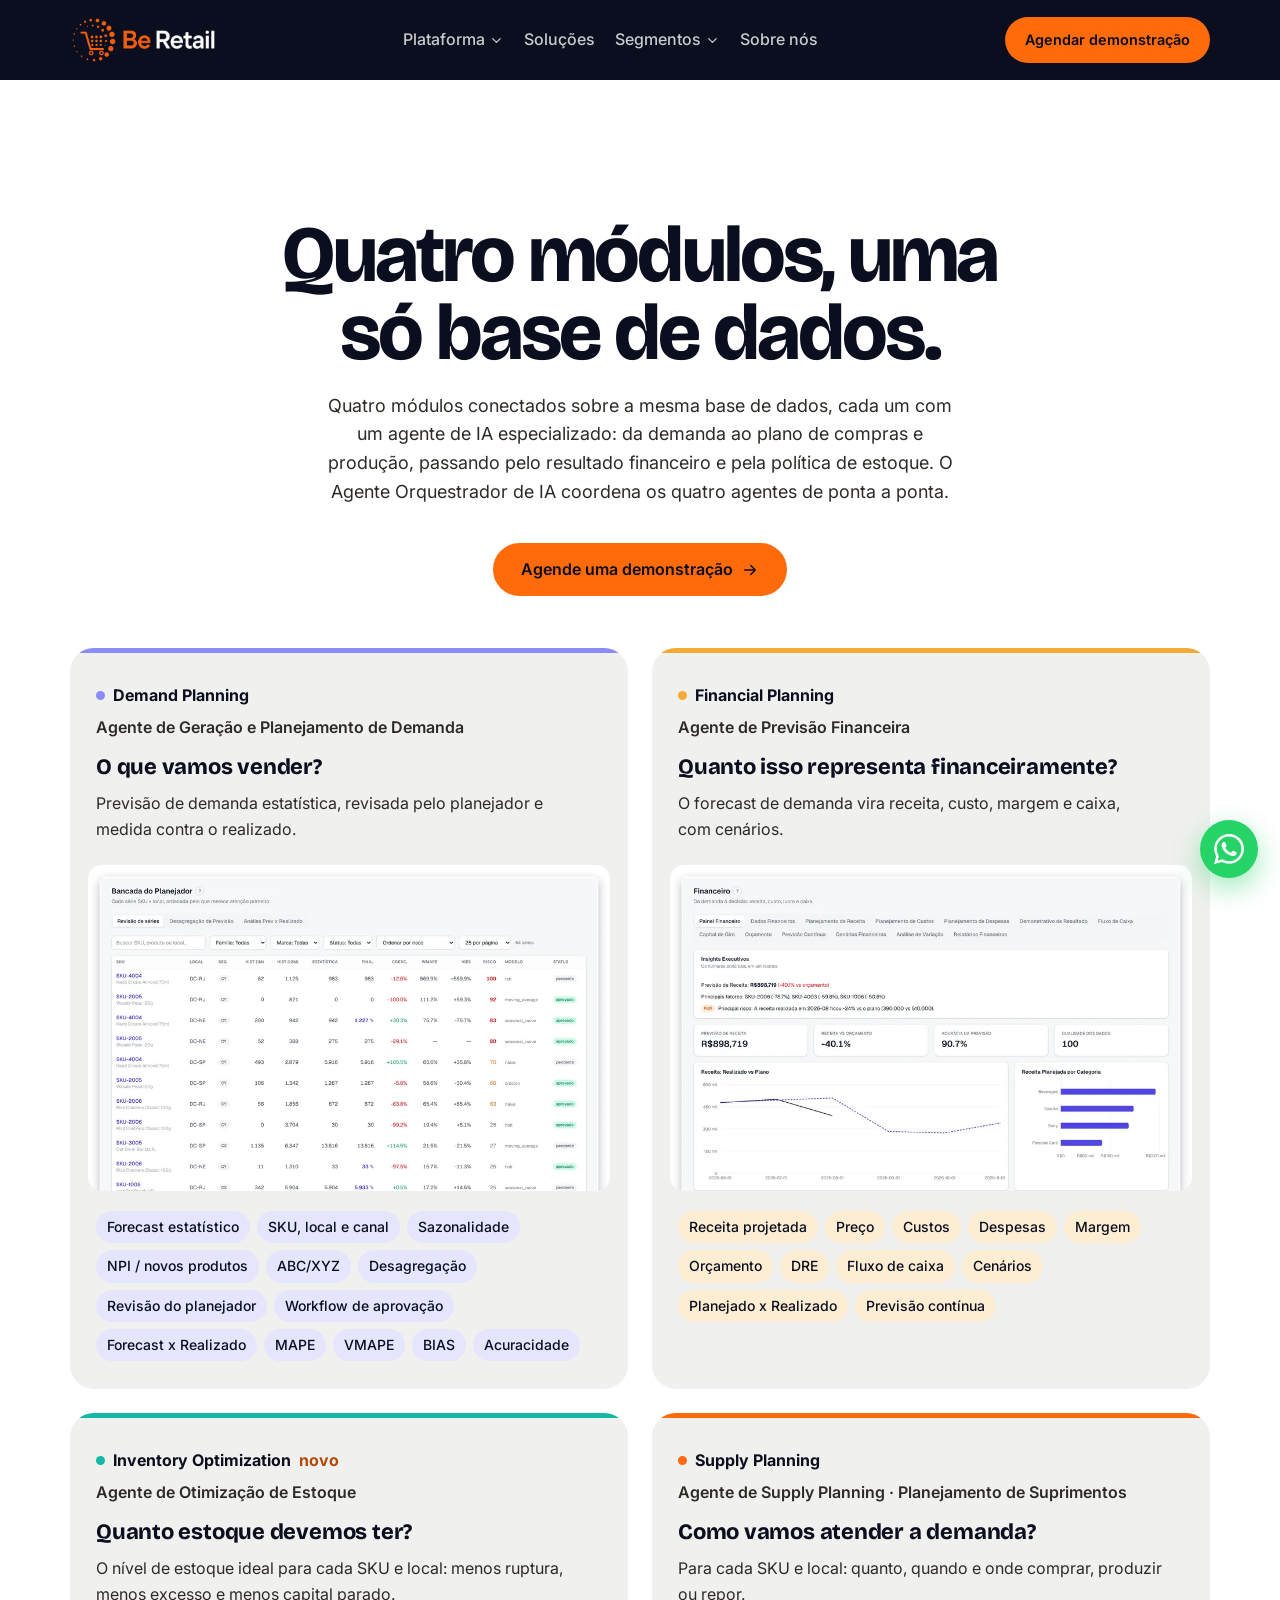
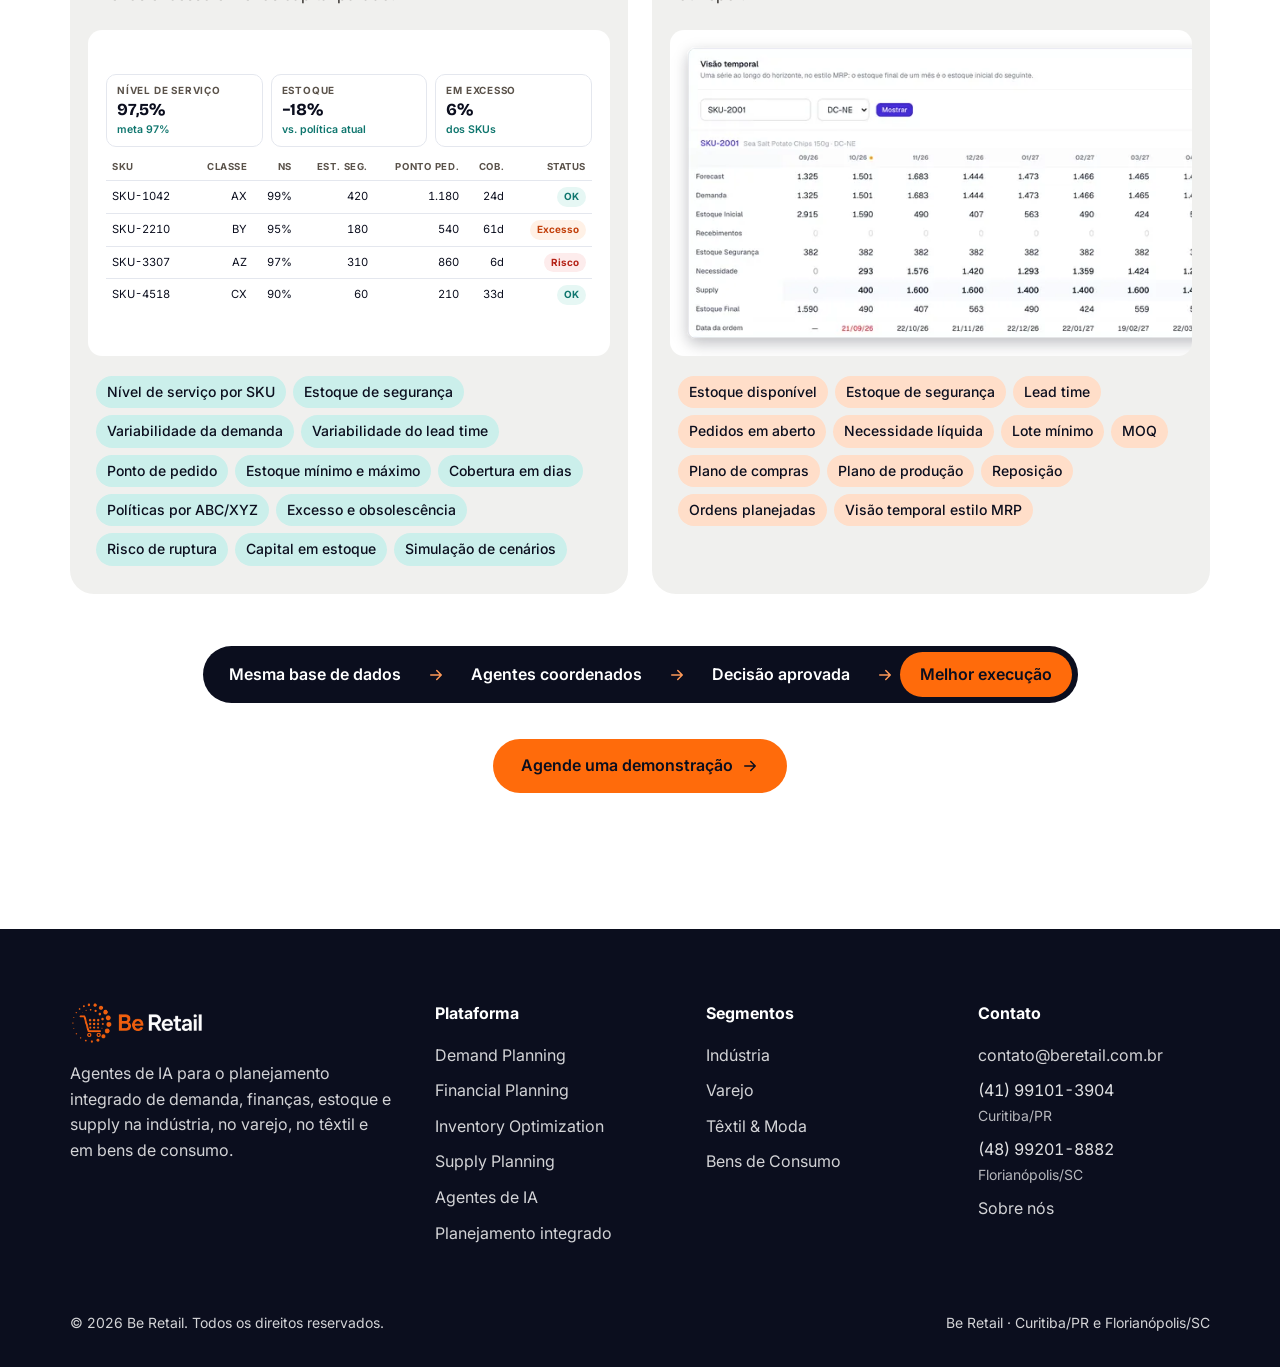
<file: plataforma.html>
<!DOCTYPE html>
<html lang="pt-BR">
<head>
<meta charset="UTF-8">
<meta name="viewport" content="width=device-width, initial-scale=1.0">
<!-- Google tag (gtag.js) -->
<script async src="https://www.googletagmanager.com/gtag/js?id=G-1HCFN1PPWR"></script>
<script>
  window.dataLayer = window.dataLayer || [];
  function gtag(){dataLayer.push(arguments);}
  gtag('js', new Date());

  gtag('config', 'G-1HCFN1PPWR');
</script>
<title>Plataforma Be Retail | Demand, Financial, Inventory e Supply Planning</title>
<meta name="description" content="Conheça os quatro módulos da plataforma da Be Retail — Demand Planning, Financial Planning, Inventory Optimization e Supply Planning — e os agentes de IA que atuam em cada um, coordenados por um Agente Orquestrador.">
<link rel="canonical" href="https://beretail.com.br/plataforma.html">
<meta name="theme-color" content="#0B0E1E">
<link rel="icon" type="image/png" href="assets/favicon.png">
<link rel="apple-touch-icon" href="assets/icon-180.png">
<meta property="og:type" content="website">
<meta property="og:locale" content="pt_BR">
<meta property="og:site_name" content="Be Retail">
<meta property="og:title" content="Plataforma Be Retail: quatro módulos, uma só base de dados">
<meta property="og:description" content="Demand Planning, Financial Planning, Inventory Optimization e Supply Planning conectados sobre a mesma base de dados, com agentes de IA coordenados por um Agente Orquestrador.">
<meta property="og:url" content="https://beretail.com.br/plataforma.html">
<meta property="og:image" content="https://beretail.com.br/assets/og-image.jpg">
<meta property="og:image:width" content="1200">
<meta property="og:image:height" content="630">
<meta name="twitter:card" content="summary_large_image">
<link rel="preconnect" href="https://fonts.googleapis.com">
<link rel="preconnect" href="https://fonts.gstatic.com" crossorigin>
<link href="https://fonts.googleapis.com/css2?family=Bricolage+Grotesque:opsz,wght@12..96,600..800&family=Inter:wght@400;500;600;700&display=swap" rel="stylesheet">
<script>document.documentElement.classList.add('js')</script>
<script type="application/ld+json">
{
  "@context":"https://schema.org",
  "@type":"WebPage",
  "name":"Plataforma Be Retail",
  "url":"https://beretail.com.br/plataforma.html",
  "inLanguage":"pt-BR",
  "isPartOf":{"@type":"WebSite","name":"Be Retail","url":"https://beretail.com.br/"},
  "about":{"@type":"SoftwareApplication","name":"Plataforma Be Retail","applicationCategory":"BusinessApplication","operatingSystem":"Web"}
}
</script>
<link rel="stylesheet" href="assets/site.css">
</head>
<body>

<!-- Ícones (sprite reutilizável) -->
<svg width="0" height="0" style="position:absolute" aria-hidden="true">
  <symbol id="i-arrow" viewBox="0 0 24 24"><path d="M5 12h14M13 6l6 6-6 6"/></symbol>
  <symbol id="i-down" viewBox="0 0 24 24"><path d="M12 5v14M6 13l6 6 6-6"/></symbol>
  <symbol id="i-chev" viewBox="0 0 24 24"><path d="M6 9l6 6 6-6"/></symbol>
  <symbol id="i-check" viewBox="0 0 24 24"><path d="M20 6L9 17l-5-5"/></symbol>
  <symbol id="i-x" viewBox="0 0 24 24"><path d="M18 6L6 18M6 6l12 12"/></symbol>
  <symbol id="i-trend" viewBox="0 0 24 24"><path d="M3 3v18h18"/><path d="M7 15l4-6 4 3 5-8"/></symbol>
  <symbol id="i-coin" viewBox="0 0 24 24"><circle cx="12" cy="12" r="10"/><path d="M15 9.2c-.5-.9-1.6-1.4-3-1.4-1.7 0-3 .8-3 2s1.3 1.7 3 2 3 .8 3 2-1.3 2-3 2c-1.4 0-2.5-.5-3-1.4M12 6v1.8M12 16.2V18"/></symbol>
  <symbol id="i-truck" viewBox="0 0 24 24"><path d="M1 4h14v12H1zM15 8h4l4 4v4h-8"/><circle cx="5.5" cy="18.5" r="2.5"/><circle cx="18.5" cy="18.5" r="2.5"/></symbol>
  <symbol id="i-factory" viewBox="0 0 24 24"><path d="M2 21h20M4 21V10l6 4v-4l6 4V4h4v17"/></symbol>
  <symbol id="i-store" viewBox="0 0 24 24"><path d="M3 9l1.6-5h14.8L21 9M4 9v12h16V9M3 9h18M9 21v-6h6v6"/></symbol>
  <symbol id="i-shirt" viewBox="0 0 24 24"><path d="M20.4 3.5L16 2a4 4 0 0 1-8 0L3.6 3.5a2 2 0 0 0-1.3 2.2l.6 3.5a1 1 0 0 0 1 .8H6v10a2 2 0 0 0 2 2h8a2 2 0 0 0 2-2V10h2.2a1 1 0 0 0 1-.8l.6-3.5a2 2 0 0 0-1.4-2.2z"/></symbol>
  <symbol id="i-box" viewBox="0 0 24 24"><path d="M21 8l-9-5-9 5v8l9 5 9-5z"/><path d="M3 8l9 5 9-5M12 13v8"/></symbol>
  <symbol id="i-db" viewBox="0 0 24 24"><ellipse cx="12" cy="5" rx="9" ry="3"/><path d="M3 5v14c0 1.7 4 3 9 3s9-1.3 9-3V5M3 12c0 1.7 4 3 9 3s9-1.3 9-3"/></symbol>
  <symbol id="i-sheet" viewBox="0 0 24 24"><rect x="3" y="3" width="18" height="18" rx="2"/><path d="M3 9h18M3 15h18M9 3v18"/></symbol>
  <symbol id="i-layers" viewBox="0 0 24 24"><path d="M12 2L2 7l10 5 10-5-10-5zM2 17l10 5 10-5M2 12l10 5 10-5"/></symbol>
  <symbol id="i-history" viewBox="0 0 24 24"><path d="M3 12a9 9 0 1 0 3-6.7L3 8M3 3v5h5M12 7v5l4 2"/></symbol>
  <symbol id="i-users" viewBox="0 0 24 24"><path d="M17 21v-2a4 4 0 0 0-4-4H5a4 4 0 0 0-4 4v2"/><circle cx="9" cy="7" r="4"/><path d="M23 21v-2a4 4 0 0 0-3-3.9M16 3.1a4 4 0 0 1 0 7.8"/></symbol>
  <symbol id="i-alert" viewBox="0 0 24 24"><path d="M10.3 3.9L1.8 18a2 2 0 0 0 1.7 3h17a2 2 0 0 0 1.7-3L13.7 3.9a2 2 0 0 0-3.4 0zM12 9v4M12 17h.01"/></symbol>
  <symbol id="i-target" viewBox="0 0 24 24"><circle cx="12" cy="12" r="10"/><circle cx="12" cy="12" r="6"/><circle cx="12" cy="12" r="2"/></symbol>
  <symbol id="i-cloud" viewBox="0 0 24 24"><path d="M18 10h-1.3A8 8 0 1 0 9 20h9a5 5 0 0 0 0-10z"/></symbol>
  <symbol id="i-smile" viewBox="0 0 24 24"><circle cx="12" cy="12" r="10"/><path d="M8 14s1.5 2 4 2 4-2 4-2M9 9h.01M15 9h.01"/></symbol>
  <symbol id="i-unlock" viewBox="0 0 24 24"><rect x="3" y="11" width="18" height="11" rx="2"/><path d="M7 11V7a5 5 0 0 1 9.9-1"/></symbol>
  <symbol id="i-refresh" viewBox="0 0 24 24"><path d="M23 4v6h-6M1 20v-6h6"/><path d="M3.5 9a9 9 0 0 1 14.9-3.4L23 10M1 14l4.6 4.4A9 9 0 0 0 20.5 15"/></symbol>
  <symbol id="i-play" viewBox="0 0 24 24"><path d="M6 4l14 8-14 8z"/></symbol>
  <symbol id="i-shield" viewBox="0 0 24 24"><path d="M12 22s8-4 8-10V5l-8-3-8 3v7c0 6 8 10 8 10z"/><path d="M9 12l2 2 4-4"/></symbol>
  <symbol id="i-gauge" viewBox="0 0 24 24"><path d="M12 14l4-4M3.3 19a10 10 0 1 1 17.4 0"/></symbol>
  <symbol id="i-compass" viewBox="0 0 24 24"><circle cx="12" cy="12" r="10"/><path d="M16.2 7.8l-2.1 6.3-6.3 2.1 2.1-6.3z"/></symbol>
  <symbol id="i-bulb" viewBox="0 0 24 24"><path d="M9 18h6M10 22h4M12 2a7 7 0 0 0-4 12.7c.6.5 1 1.3 1 2.3h6c0-1 .4-1.8 1-2.3A7 7 0 0 0 12 2z"/></symbol>
  <symbol id="i-pin" viewBox="0 0 24 24"><path d="M12 22s7-6.2 7-12a7 7 0 0 0-14 0c0 5.8 7 12 7 12z"/><circle cx="12" cy="10" r="2.5"/></symbol>
  <symbol id="i-file" viewBox="0 0 24 24"><path d="M14 2H6a2 2 0 0 0-2 2v16a2 2 0 0 0 2 2h12a2 2 0 0 0 2-2V8z"/><path d="M14 2v6h6M8 13h8M8 17h6"/></symbol>
  <symbol id="i-dollar" viewBox="0 0 24 24"><path d="M12 2v20M17 5.5H9.5a3.5 3.5 0 0 0 0 7h5a3.5 3.5 0 0 1 0 7H6"/></symbol>
  <symbol id="i-gear" viewBox="0 0 24 24"><circle cx="12" cy="12" r="3"/><path d="M19.4 15a1.7 1.7 0 0 0 .3 1.8l.1.1a2 2 0 1 1-2.8 2.8l-.1-.1a1.7 1.7 0 0 0-1.8-.3 1.7 1.7 0 0 0-1 1.5V21a2 2 0 1 1-4 0v-.1a1.7 1.7 0 0 0-1.1-1.5 1.7 1.7 0 0 0-1.8.3l-.1.1a2 2 0 1 1-2.8-2.8l.1-.1a1.7 1.7 0 0 0 .3-1.8 1.7 1.7 0 0 0-1.5-1H3a2 2 0 1 1 0-4h.1a1.7 1.7 0 0 0 1.5-1.1 1.7 1.7 0 0 0-.3-1.8l-.1-.1a2 2 0 1 1 2.8-2.8l.1.1a1.7 1.7 0 0 0 1.8.3H9a1.7 1.7 0 0 0 1-1.5V3a2 2 0 1 1 4 0v.1a1.7 1.7 0 0 0 1 1.5 1.7 1.7 0 0 0 1.8-.3l.1-.1a2 2 0 1 1 2.8 2.8l-.1.1a1.7 1.7 0 0 0-.3 1.8V9a1.7 1.7 0 0 0 1.5 1H21a2 2 0 1 1 0 4h-.1a1.7 1.7 0 0 0-1.5 1z"/></symbol>
  <symbol id="i-clock" viewBox="0 0 24 24"><circle cx="12" cy="12" r="10"/><path d="M12 6v6l4 2"/></symbol>
  <symbol id="i-bars" viewBox="0 0 24 24"><path d="M3 21h18M6 21v-6M10 21v-9M14 21v-5M18 21V8"/></symbol>
  <symbol id="i-cal" viewBox="0 0 24 24"><rect x="3" y="4" width="18" height="18" rx="2"/><path d="M16 2v4M8 2v4M3 10h18"/></symbol>
</svg>

<!-- ===== Header ===== -->
<header id="topo" class="is-solid">
  <div class="container nav">
    <a href="index.html" class="logo" aria-label="Be Retail — início">
      <img src="assets/logo-transparente.png" alt="Be Retail" width="147" height="48">
    </a>
    <button class="menu-btn" aria-expanded="false" aria-controls="menu-principal" aria-label="Abrir menu">
      <svg width="26" height="26" viewBox="0 0 24 24" fill="none" stroke="currentColor" stroke-width="2" stroke-linecap="round"><path d="M3 6h18M3 12h18M3 18h18"/></svg>
    </button>
    <nav aria-label="principal">
      <ul id="menu-principal">
        <li class="has-sub">
          <a href="plataforma.html" aria-current="page">Plataforma <svg class="ic" aria-hidden="true"><use href="#i-chev"/></svg></a>
          <ul class="sub">
            <li><a href="index.html#agentes"><span class="dot dot-ia"></span>Agentes de IA</a></li>
            <li><a href="#demand-planning"><span class="dot m-demand" style="background:var(--mod)"></span>Demand Planning</a></li>
            <li><a href="#financial-planning"><span class="dot m-fin" style="background:var(--mod)"></span>Financial Planning</a></li>
            <li><a href="#inventory-optimization"><span class="dot m-inv" style="background:var(--mod)"></span>Inventory Optimization</a></li>
            <li><a href="#supply-planning"><span class="dot m-supply" style="background:var(--mod)"></span>Supply Planning</a></li>
          </ul>
        </li>
        <li><a href="index.html#solucoes">Soluções</a></li>
        <li class="has-sub">
          <a href="index.html#segmentos">Segmentos <svg class="ic" aria-hidden="true"><use href="#i-chev"/></svg></a>
          <ul class="sub">
            <li><a href="index.html#industria">Indústria</a></li>
            <li><a href="index.html#varejo">Varejo</a></li>
            <li><a href="index.html#textil-moda">Têxtil &amp; Moda</a></li>
            <li><a href="index.html#bens-de-consumo">Bens de Consumo</a></li>
          </ul>
        </li>
        <li><a href="index.html#sobre">Sobre nós</a></li>
        <li class="nav-demo"><a href="https://wa.me/5541991013904?text=Ol%C3%A1!%20Quero%20agendar%20uma%20demonstra%C3%A7%C3%A3o%20da%20Be%20Retail." target="_blank" rel="noopener">Agendar demonstração</a></li>
      </ul>
    </nav>
    <a class="btn btn-primary cta-header" href="https://wa.me/5541991013904?text=Ol%C3%A1!%20Quero%20agendar%20uma%20demonstra%C3%A7%C3%A3o%20da%20Be%20Retail." target="_blank" rel="noopener">Agendar demonstração</a>
  </div>
</header>

<main>

<!-- ===== Plataforma ===== -->
<section id="plataforma">
  <div class="container">
    <div class="center" data-reveal>
      <h1 class="section-title page-title">Quatro módulos, uma só base de dados.</h1>
      <p class="section-sub">Quatro módulos conectados sobre a mesma base de dados, cada um com um agente de IA especializado: da demanda ao plano de compras e produção, passando pelo resultado financeiro e pela política de estoque. O Agente Orquestrador de IA coordena os quatro agentes de ponta a ponta.</p>
      <div class="cta-inline"><a class="btn btn-primary" href="https://wa.me/5541991013904?text=Ol%C3%A1!%20Quero%20agendar%20uma%20demonstra%C3%A7%C3%A3o%20da%20Be%20Retail." target="_blank" rel="noopener">Agende uma demonstração <svg class="ic" aria-hidden="true"><use href="#i-arrow"/></svg></a></div>
    </div>

    <div class="mods">
      <article class="mod m-demand" id="demand-planning" data-reveal>
        <div class="mod-bar"></div>
        <div class="mod-head">
          <span class="mod-tag"><span class="dot-mod"></span>Demand Planning</span>
          <p class="mod-agente">Agente de Geração e Planejamento de Demanda</p>
          <h3>O que vamos vender?</h3>
          <p>Previsão de demanda estatística, revisada pelo planejador e medida contra o realizado.</p>
        </div>
        <div class="mod-shot"><img src="assets/previeweb/bancada-planejador-900.webp" srcset="assets/previeweb/bancada-planejador-900.webp 900w, assets/previeweb/bancada-planejador-1600.webp 1600w" sizes="(max-width:1080px) 92vw, 560px" width="900" height="638" loading="lazy" alt="Bancada do Planejador da plataforma Be Retail: séries SKU por local com histórico, forecast estatístico, final, WMAPE, viés e risco"></div>
        <ul class="chips" aria-label="Recursos de Demand Planning">
          <li>Forecast estatístico</li><li>SKU, local e canal</li><li>Sazonalidade</li><li>NPI / novos produtos</li><li>ABC/XYZ</li><li>Desagregação</li><li>Revisão do planejador</li><li>Workflow de aprovação</li><li>Forecast x Realizado</li><li>MAPE</li><li>VMAPE</li><li>BIAS</li><li>Acuracidade</li>
        </ul>
      </article>

      <article class="mod m-fin" id="financial-planning" data-reveal>
        <div class="mod-bar"></div>
        <div class="mod-head">
          <span class="mod-tag"><span class="dot-mod"></span>Financial Planning</span>
          <p class="mod-agente">Agente de Previsão Financeira</p>
          <h3>Quanto isso representa financeiramente?</h3>
          <p>O forecast de demanda vira receita, custo, margem e caixa, com cenários.</p>
        </div>
        <div class="mod-shot"><img src="assets/previeweb/painel-financeiro-900.webp" srcset="assets/previeweb/painel-financeiro-900.webp 900w, assets/previeweb/painel-financeiro-1600.webp 1600w" sizes="(max-width:1080px) 92vw, 560px" width="900" height="588" loading="lazy" alt="Painel Financeiro da plataforma Be Retail com previsão de receita, receita versus orçamento e receita realizada versus plano"></div>
        <ul class="chips" aria-label="Recursos de Financial Planning">
          <li>Receita projetada</li><li>Preço</li><li>Custos</li><li>Despesas</li><li>Margem</li><li>Orçamento</li><li>DRE</li><li>Fluxo de caixa</li><li>Cenários</li><li>Planejado x Realizado</li><li>Previsão contínua</li>
        </ul>
      </article>

      <article class="mod m-inv" id="inventory-optimization" data-reveal>
        <div class="mod-bar"></div>
        <div class="mod-head">
          <span class="mod-tag"><span class="dot-mod"></span>Inventory Optimization <span class="novo">novo</span></span>
          <p class="mod-agente">Agente de Otimização de Estoque</p>
          <h3>Quanto estoque devemos ter?</h3>
          <p>O nível de estoque ideal para cada SKU e local: menos ruptura, menos excesso e menos capital parado.</p>
        </div>
        <div class="mod-shot inv-mock" data-ui role="img" aria-label="Exemplo ilustrativo de Inventory Optimization: nível de serviço de 97,5%, redução de 18% no estoque e 6% dos SKUs em excesso; tabela por SKU com classe, nível de serviço, estoque de segurança, ponto de pedido, cobertura e status">
          <div class="inv-kpis" aria-hidden="true">
            <div><b>Nível de serviço</b><strong>97,5%</strong><small>meta 97%</small></div>
            <div><b>Estoque</b><strong>−18%</strong><small>vs. política atual</small></div>
            <div><b>Em excesso</b><strong>6%</strong><small>dos SKUs</small></div>
          </div>
          <table class="inv-tab" aria-hidden="true">
            <thead><tr><th>SKU</th><th>Classe</th><th>NS</th><th>Est. seg.</th><th>Ponto ped.</th><th>Cob.</th><th>Status</th></tr></thead>
            <tbody>
              <tr><td>SKU-1042</td><td>AX</td><td>99%</td><td>420</td><td>1.180</td><td>24d</td><td><span class="inv-st st-ok">OK</span></td></tr>
              <tr><td>SKU-2210</td><td>BY</td><td>95%</td><td>180</td><td>540</td><td>61d</td><td><span class="inv-st st-exc">Excesso</span></td></tr>
              <tr><td>SKU-3307</td><td>AZ</td><td>97%</td><td>310</td><td>860</td><td>6d</td><td><span class="inv-st st-rup">Risco</span></td></tr>
              <tr><td>SKU-4518</td><td>CX</td><td>90%</td><td>60</td><td>210</td><td>33d</td><td><span class="inv-st st-ok">OK</span></td></tr>
            </tbody>
          </table>
        </div>
        <ul class="chips" aria-label="Recursos de Inventory Optimization">
          <li>Nível de serviço por SKU</li><li>Estoque de segurança</li><li>Variabilidade da demanda</li><li>Variabilidade do lead time</li><li>Ponto de pedido</li><li>Estoque mínimo e máximo</li><li>Cobertura em dias</li><li>Políticas por ABC/XYZ</li><li>Excesso e obsolescência</li><li>Risco de ruptura</li><li>Capital em estoque</li><li>Simulação de cenários</li>
        </ul>
      </article>

      <article class="mod m-supply" id="supply-planning" data-reveal>
        <div class="mod-bar"></div>
        <div class="mod-head">
          <span class="mod-tag"><span class="dot-mod"></span>Supply Planning</span>
          <p class="mod-agente">Agente de Supply Planning · Planejamento de Suprimentos</p>
          <h3>Como vamos atender a demanda?</h3>
          <p>Para cada SKU e local: quanto, quando e onde comprar, produzir ou repor.</p>
        </div>
        <div class="mod-shot"><img src="assets/previeweb/supply-visao-temporal-900.webp" srcset="assets/previeweb/supply-visao-temporal-900.webp 900w, assets/previeweb/supply-visao-temporal-1600.webp 1600w" sizes="(max-width:1080px) 92vw, 560px" width="900" height="376" loading="lazy" alt="Visão temporal estilo MRP da plataforma Be Retail com forecast, estoque de segurança, necessidade, supply e data da ordem por mês"></div>
        <ul class="chips" aria-label="Recursos de Supply Planning">
          <li>Estoque disponível</li><li>Estoque de segurança</li><li>Lead time</li><li>Pedidos em aberto</li><li>Necessidade líquida</li><li>Lote mínimo</li><li>MOQ</li><li>Plano de compras</li><li>Plano de produção</li><li>Reposição</li><li>Ordens planejadas</li><li>Visão temporal estilo MRP</li>
        </ul>
      </article>
    </div>

    <div class="logica" data-reveal>
      <span class="step">Mesma base de dados</span>
      <svg class="ic" aria-hidden="true"><use href="#i-arrow"/></svg>
      <span class="step">Agentes coordenados</span>
      <svg class="ic" aria-hidden="true"><use href="#i-arrow"/></svg>
      <span class="step">Decisão aprovada</span>
      <svg class="ic" aria-hidden="true"><use href="#i-arrow"/></svg>
      <span class="step">Melhor execução</span>
    </div>
    <div class="cta-inline">
      <a class="btn btn-primary" href="https://wa.me/5541991013904?text=Ol%C3%A1!%20Quero%20agendar%20uma%20demonstra%C3%A7%C3%A3o%20da%20Be%20Retail." target="_blank" rel="noopener">Agende uma demonstração <svg class="ic" aria-hidden="true"><use href="#i-arrow"/></svg></a>
    </div>
  </div>
</section>

</main>

<!-- ===== Footer ===== -->
<footer>
  <div class="container">
    <div class="foot-grid">
      <div>
        <a href="#topo" class="logo" aria-label="Be Retail">
          <img src="assets/logo-transparente.png" alt="Be Retail" width="135" height="44" loading="lazy">
        </a>
        <p class="desc">Agentes de IA para o planejamento integrado de demanda, finanças, estoque e supply na indústria, no varejo, no têxtil e em bens de consumo.</p>
      </div>
      <div>
        <h4>Plataforma</h4>
        <ul>
          <li><a href="#demand-planning">Demand Planning</a></li>
          <li><a href="#financial-planning">Financial Planning</a></li>
          <li><a href="#inventory-optimization">Inventory Optimization</a></li>
          <li><a href="#supply-planning">Supply Planning</a></li>
          <li><a href="index.html#agentes">Agentes de IA</a></li>
          <li><a href="index.html#solucoes">Planejamento integrado</a></li>
        </ul>
      </div>
      <div>
        <h4>Segmentos</h4>
        <ul>
          <li><a href="index.html#industria">Indústria</a></li>
          <li><a href="index.html#varejo">Varejo</a></li>
          <li><a href="index.html#textil-moda">Têxtil &amp; Moda</a></li>
          <li><a href="index.html#bens-de-consumo">Bens de Consumo</a></li>
        </ul>
      </div>
      <div>
        <h4>Contato</h4>
        <ul>
          <li><a href="mailto:contato@beretail.com.br">contato@beretail.com.br</a></li>
          <li><a href="https://wa.me/5541991013904" target="_blank" rel="noopener" aria-label="WhatsApp Curitiba: (41) 99101-3904">(41) 99101-3904<span class="local">Curitiba/PR</span></a></li>
          <li><a href="https://wa.me/5548992018882" target="_blank" rel="noopener" aria-label="WhatsApp Florianópolis: (48) 99201-8882">(48) 99201-8882<span class="local">Florianópolis/SC</span></a></li>
          <li><a href="index.html#sobre">Sobre nós</a></li>
        </ul>
      </div>
    </div>
    <div class="foot-base">
      <span>© 2026 Be Retail. Todos os direitos reservados.</span>
      <span>Be Retail · Curitiba/PR e Florianópolis/SC</span>
    </div>
  </div>
</footer>

<!-- WhatsApp flutuante -->
<a class="whats-float" href="https://wa.me/5541991013904?text=Ol%C3%A1!%20Quero%20saber%20mais%20sobre%20as%20solu%C3%A7%C3%B5es%20da%20Be%20Retail." target="_blank" rel="noopener" aria-label="Conversar no WhatsApp">
  <svg width="30" height="30" viewBox="0 0 24 24" fill="#fff" aria-hidden="true"><path d="M17.472 14.382c-.297-.149-1.758-.867-2.03-.967-.273-.099-.471-.148-.67.15-.197.297-.767.966-.94 1.164-.173.199-.347.223-.644.075-.297-.15-1.255-.463-2.39-1.475-.883-.788-1.48-1.761-1.653-2.059-.173-.297-.018-.458.13-.606.134-.133.297-.347.446-.52.149-.174.198-.298.298-.497.099-.198.05-.371-.025-.52-.075-.149-.669-1.612-.916-2.207-.242-.579-.487-.5-.669-.51-.173-.008-.371-.01-.57-.01-.198 0-.52.074-.792.372-.272.297-1.04 1.016-1.04 2.479 0 1.462 1.065 2.875 1.213 3.074.149.198 2.096 3.2 5.077 4.487.709.306 1.262.489 1.694.625.712.227 1.36.195 1.871.118.571-.085 1.758-.719 2.006-1.413.248-.694.248-1.289.173-1.413-.074-.124-.272-.198-.57-.347m-5.421 7.403h-.004a9.87 9.87 0 01-5.031-1.378l-.361-.214-3.741.982.998-3.648-.235-.374a9.86 9.86 0 01-1.51-5.26c.001-5.45 4.436-9.884 9.888-9.884 2.64 0 5.122 1.03 6.988 2.898a9.825 9.825 0 012.893 6.994c-.003 5.45-4.437 9.884-9.885 9.884m8.413-18.297A11.815 11.815 0 0012.05 0C5.495 0 .16 5.335.157 11.892c0 2.096.547 4.142 1.588 5.945L.057 24l6.305-1.654a11.882 11.882 0 005.683 1.448h.005c6.554 0 11.89-5.335 11.893-11.893a11.821 11.821 0 00-3.48-8.413z"/></svg>
</a>

<script src="assets/site.js"></script>

</body>
</html>
</file>
<file: assets/site.css>
:root{
  --laranja:#FF6B0B;
  --laranja-escuro:#B34A06;
  --laranja-claro:#FF9A59;
  --dourado:#F4AB34;
  --navy:#0B0E1E;             /* navy exato da logo */
  --navy-suave:#191E36;
  --indigo-claro:#8B8CF8;
  --creme:#F0F0EE;            /* pedra neutra */
  --pedra-2:#E4E4E1;
  --linha:#E4E7EE;
  --texto:#2E2A26;
  --texto-suave:#5A524A;
  --whatsapp:#25D366;
  --f-display:'Bricolage Grotesque',system-ui,sans-serif;
  --f-ui:'Inter',system-ui,sans-serif;
  --ease:cubic-bezier(.2,.7,.3,1);
  --raio:20px;
  --fundo-escuro:var(--navy);
  /* escala: 14 · 16 · 18 · 22 · 32 · h2 · display */
  --t-small:.875rem;--t-ui:1rem;--t-lead:1.125rem;--t-h3:1.375rem;--t-stat:2rem;
  --t-h2:clamp(1.75rem,3.6vw,3rem);
  --t-display:clamp(2rem,6.2vw,5.6rem);
}
*{margin:0;padding:0;box-sizing:border-box}
html{scroll-behavior:smooth;scroll-padding-top:84px}
body{
  font-family:'Inter',system-ui,sans-serif;
  color:var(--texto);
  background:#FFFFFF;
  line-height:1.6;font-size:1.0625rem;
  -webkit-font-smoothing:antialiased;
  overflow-x:hidden;
}
h1,h2,h3{font-family:var(--f-display);text-wrap:balance}
p,li{text-wrap:pretty}
img,svg{display:block;max-width:100%}
img{height:auto}
a{text-decoration:none;color:inherit}
ul,ol{list-style:none}
a:focus-visible,button:focus-visible{outline:3px solid var(--laranja-claro);outline-offset:3px;border-radius:6px}
.container{width:min(1140px,calc(100% - 40px));margin-inline:auto}
.ic{width:24px;height:24px;fill:none;stroke:currentColor;stroke-width:2;stroke-linecap:round;stroke-linejoin:round;flex:none}
.sr-only{position:absolute;width:1px;height:1px;overflow:hidden;clip:rect(0 0 0 0);white-space:nowrap}

/* ===== Header ===== */
header{
  position:sticky;top:0;z-index:50;
  background:transparent;transition:background-color .3s;
}
header.is-scrolled,header.nav-open{background:var(--navy)}
.nav{display:flex;align-items:center;justify-content:space-between;padding:16px 0;gap:16px;transition:padding .3s}
header.is-scrolled .nav{padding:10px 0}
.logo img{transition:height .3s}
header.is-scrolled .logo img{height:40px}
.nav > nav > ul{display:flex;gap:28px}
.nav ul a{font-weight:500;font-size:var(--t-ui);color:rgba(255,255,255,.78);transition:color .2s;display:inline-flex;align-items:center;gap:4px}
.nav ul a:hover{color:var(--laranja-claro)}
.nav .has-sub{position:relative}
.nav .has-sub > a .ic{width:15px;height:15px;transition:transform .2s}
.nav .sub{
  position:absolute;top:calc(100% + 14px);left:-18px;min-width:230px;
  background:var(--navy-suave);border-radius:14px;
  padding:8px;box-shadow:0 20px 40px rgba(0,0,0,.35); /* taste-skill-ignore: menu suspenso */
  display:none;
}
.nav .sub::before{content:'';position:absolute;left:0;right:0;top:-16px;height:16px}
.nav .has-sub:hover .sub,.nav .has-sub:focus-within .sub{display:block}
.nav .has-sub:hover > a .ic{transform:rotate(180deg)}
.nav .sub a{display:flex;padding:10px 12px;border-radius:9px;font-size:var(--t-ui)}
.nav .sub a:hover{background:rgba(255,255,255,.06)}
.nav .sub .dot{width:8px;height:8px;border-radius:50%;margin-right:8px}
.nav .sub .dot-ia{background:#fff;box-shadow:0 0 0 2px var(--laranja)}
.nav .nav-demo{display:none}
.menu-btn{
  display:none;background:none;border:0;cursor:pointer;padding:8px;
  color:#fff;margin-left:auto;
}
.btn{
  display:inline-flex;align-items:center;gap:8px;
  font-family:var(--f-ui);font-weight:600;font-size:var(--t-ui);
  padding:14px 28px;border-radius:999px;transition:background-color .2s,color .2s,border-color .2s,transform .2s;cursor:pointer;border:0;
}
.btn .ic{width:18px;height:18px;transition:transform .25s}
.btn:hover .ic{transform:translateX(3px)}
.btn-primary{background:var(--laranja);color:var(--navy)}
.btn-primary:hover{background:var(--laranja-claro)}
.btn:active{transform:translateY(1px)}
.btn-ghost{border:2px solid rgba(255,255,255,.45);color:#fff}
.btn-ghost:hover{border-color:var(--laranja);color:var(--laranja-claro)}
.btn-outline{border:2px solid var(--navy);color:var(--navy)}
.btn-outline:hover{border-color:var(--laranja);color:var(--laranja-escuro)}
.link-seta{display:inline-flex;align-items:center;gap:6px;font-family:var(--f-ui);font-weight:600;font-size:var(--t-ui);color:var(--laranja-escuro)}
.link-seta .ic{width:17px;height:17px;transition:transform .2s}
.link-seta:hover .ic{transform:translateX(4px)}

/* ===== Logo ===== */
.logo{display:flex;align-items:center}
.logo img{height:48px;width:auto}
footer .logo img{height:44px}

/* ===== Hero ===== */
/* capa em tela cheia: a foto ocupa a primeira tela, o cabeçalho fica por cima */
.hero{
  position:relative;isolation:isolate;overflow:hidden;background:var(--navy);color:#fff;
  margin-top:-96px;padding:212px 0 72px;min-height:calc(100svh + 10px);display:flex;align-items:flex-end;
}
.hero-bg{position:absolute;inset:0;z-index:-2;width:100%;height:100%;object-fit:cover;object-position:50% 28%}
.hero::after{
  content:'';position:absolute;inset:0;z-index:-1;pointer-events:none;
  background:
    linear-gradient(to top,rgba(6,8,16,.94) 0%,rgba(6,8,16,.82) 34%,rgba(6,8,16,.2) 64%,rgba(6,8,16,0) 78%), /* taste-skill-ignore: scrim neutro sobre a foto */
    linear-gradient(to bottom,rgba(6,8,16,.62) 0,rgba(6,8,16,0) 20%); /* scrim neutro sobre a foto */ /* taste-skill-ignore: scrim neutro sobre a foto */
}
@media(min-width:961px){
  /* reforço à esquerda, sob a coluna de texto */
  .hero::after{background:
    linear-gradient(to right,rgba(6,8,16,.5) 0%,rgba(6,8,16,.28) 42%,rgba(6,8,16,0) 62%), /* taste-skill-ignore: scrim neutro sobre a foto */
    linear-gradient(to top,rgba(6,8,16,.94) 0%,rgba(6,8,16,.82) 34%,rgba(6,8,16,.2) 64%,rgba(6,8,16,0) 78%), /* taste-skill-ignore: scrim neutro sobre a foto */
    linear-gradient(to bottom,rgba(6,8,16,.62) 0,rgba(6,8,16,0) 20%)} /* taste-skill-ignore: scrim neutro sobre a foto */
}
.hero-content{width:min(1140px,calc(100% - 40px))}
/* coluna de texto única (~620px) à esquerda, para não avançar sobre as pessoas da foto */
.hero h1{
  font-size:clamp(2.125rem,3.2vw + 1rem,4rem);font-weight:750;line-height:1.04;
  letter-spacing:-.03em;margin-bottom:24px;max-width:620px;
}
.hero-grid{display:grid;grid-template-columns:1fr;gap:28px;max-width:620px}
.hero p.lead{font-size:clamp(1.125rem,.25vw + 1.05rem,1.25rem);line-height:1.6;color:#fff;max-width:none}
.hero-side{display:flex;flex-direction:column;gap:22px}
.hero-actions{display:flex;gap:14px;flex-wrap:wrap}
.hero-segs{font-size:var(--t-ui);color:rgba(255,255,255,.8);max-width:30rem}
.hero-segs a{color:#fff;text-decoration:underline;text-decoration-color:var(--laranja);text-underline-offset:4px;text-decoration-thickness:2px}
.hero-segs a:hover{color:var(--laranja-claro)}
@media(prefers-reduced-motion:no-preference){
  .hero-bg{animation:assentar 1.6s cubic-bezier(.2,.7,.3,1) both}
  @keyframes assentar{from{transform:scale(1.06)}to{transform:none}}
}

/* fluxo Demand → Financial → Supply (componente reutilizável) */
.flow{display:flex;align-items:center;gap:10px;flex-wrap:wrap}
.flow .step{
  display:inline-flex;align-items:center;gap:8px;padding:8px 13px;border-radius:12px;
  font-family:var(--f-ui);font-weight:600;font-size:var(--t-small);white-space:nowrap;
}
.flow .arrow{width:18px;height:18px;opacity:.55}
.dot-mod{width:9px;height:9px;border-radius:50%;flex:none}
.m-demand{--mod:var(--indigo-claro)}
.m-fin{--mod:var(--dourado)}
.m-supply{--mod:var(--laranja)}
.m-inv{--mod:#14B8A6}
.dot-mod{background:var(--mod)}

/* entrada do hero (só com movimento permitido) */
@keyframes fadeUp{from{opacity:0;transform:translateY(24px)}to{opacity:1;transform:none}}
@media(prefers-reduced-motion:no-preference){
  .hero h1,.hero .lead,.hero-actions,.hero-segs{animation:fadeUp .7s cubic-bezier(.2,.7,.3,1) both}
  .hero .lead{animation-delay:.08s}
  .hero-actions{animation-delay:.16s}
  .hero-segs{animation-delay:.24s}
}

/* ===== Seções ===== */
section{padding:136px 0}
.section-title{font-size:var(--t-h2);font-weight:750;letter-spacing:-.025em;color:var(--navy);line-height:1.04;max-width:22ch}
.section-sub{color:var(--texto);max-width:40rem;margin-top:20px;font-size:var(--t-lead)}
.center{text-align:center}
.center .section-title,.center .section-sub{margin-inline:auto}
.dark{background:var(--fundo-escuro);color:#fff}
.dark .section-title{color:#fff}
.dark .section-sub{color:rgba(255,255,255,.88)}
.bg-creme{background:var(--creme)}

/* revelação ao rolar (só com JS) */
@media(prefers-reduced-motion:no-preference){
  .js [data-reveal]{opacity:0;transform:translateY(24px);transition:opacity .7s cubic-bezier(.2,.7,.3,1),transform .7s cubic-bezier(.2,.7,.3,1)}
  .js [data-reveal].is-in{opacity:1;transform:none}
}

/* ===== Problema (layout de referência) ===== */
/* taste-skill-ignore: rótulo em pílula, palavra em destaque, ícones e sombras seguem a referência pedida */
.desafio{background:#F7F8FA}
.pill{
  display:inline-block;padding:8px 20px;border-radius:999px;background:#FFE4D3;color:#B33A0A;
  font-family:var(--f-ui);font-weight:700;font-size:var(--t-small);letter-spacing:.12em;text-transform:uppercase;margin-bottom:20px;
}
.desafio-title{max-width:none}
.desafio-title span{display:block;color:#E8590C}
.desafio .section-sub{color:#4B5563;max-width:48rem}
.prob-grid{display:grid;grid-template-columns:.85fr 1.15fr;gap:32px;margin-top:56px;align-items:center}
.frag{position:relative;aspect-ratio:6/7;border-radius:24px;overflow:hidden;container-type:inline-size;background:#E9ECF1}
.frag-foto{position:absolute;inset:0;width:100%;height:100%;object-fit:cover;object-position:50% 60%}
.frag::before{
  content:'';position:absolute;inset:0;z-index:1;pointer-events:none;
  background:linear-gradient(to bottom,rgba(247,248,250,.94) 0%,rgba(247,248,250,.82) 30%,rgba(247,248,250,0) 54%); /* taste-skill-ignore: véu claro sob os cartões */
}
.frag .tag{position:absolute;z-index:3;left:6%;top:5%;font-size:clamp(.875rem,3.1cqi,1.125rem);font-weight:600;color:var(--navy)}
.frag-setas{position:absolute;inset:0;z-index:2;width:100%;height:100%}
.frag-setas path{fill:none;stroke:#374151;stroke-width:1.6;stroke-dasharray:3 5;vector-effect:non-scaling-stroke;opacity:.75}
.fontes{position:absolute;inset:0;z-index:3}
.fonte{
  position:absolute;display:flex;align-items:center;gap:2.2cqi;
  padding:2.2cqi 3cqi;border-radius:2cqi;background:#fff;
  box-shadow:0 6px 20px rgba(15,23,42,.10); /* taste-skill-ignore */
  font-family:var(--f-ui);font-weight:600;font-size:clamp(.8125rem,2.7cqi,1rem);line-height:1.2;color:var(--navy);
}
.fonte-ic .ic{width:clamp(18px,5cqi,30px);height:clamp(18px,5cqi,30px);stroke-width:2}
.f-erp{left:12%;top:13%}       .f-erp .ic{color:#2563EB}
.f-excel{left:41%;top:11%}     .f-excel .ic{color:#16A34A}
.f-estoque{left:68%;top:13%}   .f-estoque .ic{color:#7C3AED} /* taste-skill-ignore: roxo do ícone de estoque da referência */
.f-historico{left:6%;top:28%}  .f-historico .ic{color:#F59E0B}
.f-comercial{left:40%;top:25%} .f-comercial .ic{color:#2563EB}
.f-financeiro{left:66%;top:27%} .f-financeiro .ic{color:#16A34A}
.manual{
  position:absolute;z-index:3;left:50%;bottom:6%;transform:translateX(-50%);white-space:nowrap;
  background:rgba(58,34,22,.92);color:#fff;border-radius:2.6cqi;padding:3cqi 5cqi;
  display:flex;align-items:center;gap:2.4cqi;font-family:var(--f-ui);font-weight:600;font-size:clamp(.95rem,3.6cqi,1.3rem);
}
.manual .ic{color:#FB923C;width:clamp(20px,5.2cqi,30px);height:clamp(20px,5.2cqi,30px)}
.dores{display:grid;grid-template-columns:1fr 1fr;gap:14px}
.dor{
  background:#fff;border-radius:18px;padding:20px 18px;display:grid;grid-template-columns:46px 1fr;gap:14px;align-items:start;
  box-shadow:0 1px 2px rgba(15,23,42,.04),0 10px 30px rgba(15,23,42,.06); /* taste-skill-ignore */
}
.dor-ic{width:46px;height:46px;border-radius:50%;background:#FFEDE2;display:grid;place-items:center;color:var(--laranja)}
.dor-ic .ic{width:22px;height:22px}
.dor h3{font-family:var(--f-ui);font-size:var(--t-ui);font-weight:700;color:var(--navy);line-height:1.35;margin-bottom:6px}
.dor p{font-size:var(--t-small);color:#4B5563;line-height:1.5}
.virada{margin-top:104px;text-align:center}
.virada p{font-family:var(--f-display);font-size:var(--t-stat);font-weight:750;color:var(--navy);letter-spacing:-.02em;margin-bottom:14px}

/* ===== Plataforma ===== */
.mods{display:grid;grid-template-columns:repeat(2,1fr);gap:24px;margin-top:52px}
.mod{
  border-radius:24px;background:var(--creme);overflow:hidden;
  display:flex;flex-direction:column;transition:transform .25s,background-color .25s;
}
.mod:hover{transform:translateY(-4px);background:var(--pedra-2)}
.mod-head{padding:28px 26px 0}
.mod-tag{
  display:inline-flex;align-items:center;gap:8px;font-family:var(--f-ui);font-weight:700;
  font-size:var(--t-ui);color:var(--navy);
}
.mod-tag .novo{color:var(--laranja-escuro);font-weight:700}
.mod-agente{margin-top:6px;font-size:var(--t-small);font-weight:600;color:var(--texto-suave)}
.mod h3{font-size:var(--t-h3);font-weight:750;color:var(--navy);margin:10px 0 6px;letter-spacing:-.01em}
.mod-head p{font-size:var(--t-ui);color:var(--texto)}
.mod-shot{
  margin:22px 18px 0;border-radius:14px;overflow:hidden;background:#fff;
  aspect-ratio:16/10;
}
.mod-shot img{width:100%;height:100%;object-fit:cover;object-position:left top}
.chips{display:flex;flex-wrap:wrap;gap:7px;padding:20px 26px 28px}
.chips li{
  font-size:var(--t-small);font-weight:500;padding:5px 11px;border-radius:999px;
  background:color-mix(in srgb,var(--mod) 22%,#fff);color:var(--navy);
}
.mod-bar{height:5px;background:var(--mod)}
/* mock ilustrativo do Inventory Optimization */
.inv-mock{display:flex;flex-direction:column;justify-content:center;gap:12px;padding:16px 18px;background:#fff;font-family:var(--f-ui)}
.inv-kpis{display:grid;grid-template-columns:repeat(3,1fr);gap:8px}
.inv-kpis div{border:1px solid var(--linha);border-radius:10px;padding:8px 10px;display:flex;flex-direction:column;gap:2px}
.inv-kpis b{font-size:.62rem;letter-spacing:.08em;text-transform:uppercase;color:var(--texto-suave);font-weight:700}
.inv-kpis strong{font-family:var(--f-display);font-size:1.05rem;color:var(--navy);line-height:1.1}
.inv-kpis small{font-size:.66rem;font-weight:600;color:#0F766E}
.inv-tab{width:100%;border-collapse:collapse;font-size:.7rem;color:var(--navy);font-variant-numeric:tabular-nums}
.inv-tab th{font-size:.6rem;letter-spacing:.06em;text-transform:uppercase;color:var(--texto-suave);font-weight:700;text-align:right;padding:0 6px 5px;border-bottom:1px solid var(--linha)}
.inv-tab th:first-child,.inv-tab td:first-child{text-align:left}
.inv-tab td{padding:6px;text-align:right;border-bottom:1px solid var(--linha);white-space:nowrap}
.inv-tab tr:last-child td{border-bottom:0}
.inv-st{display:inline-block;padding:2px 7px;border-radius:999px;font-size:.62rem;font-weight:700}
.st-ok{background:#E6F7F4;color:#0F766E}
.st-exc{background:#FFF1E6;color:#C2410C}
.st-rup{background:#FDECEC;color:#B42318}
@media(max-width:560px){
  .inv-mock{aspect-ratio:auto;padding:14px 12px}
  .inv-kpis{gap:6px}
  .inv-kpis div{padding:7px 8px}
  .inv-kpis strong{font-size:.95rem}
  .mod .inv-tab th:nth-child(2),.mod .inv-tab td:nth-child(2),.mod .inv-tab th:nth-child(4),.mod .inv-tab td:nth-child(4){display:none}
}
.logica{
  margin:52px auto 0;display:flex;justify-content:center;align-items:center;gap:6px;flex-wrap:wrap;
  width:fit-content;max-width:100%;padding:6px;border-radius:999px;background:var(--navy);
}
.logica .step{color:#fff;padding:10px 20px;border-radius:999px;font-family:var(--f-ui);font-weight:600;font-size:var(--t-ui)}
.logica .step:last-of-type{background:var(--laranja);color:var(--navy)}
.logica .ic{color:var(--laranja-claro);width:18px;height:18px}
.cta-inline{margin-top:36px;display:flex;justify-content:center;gap:14px;flex-wrap:wrap}

/* ===== Ciclo (Planejamento integrado) ===== */
.ciclo-grid{display:grid;grid-template-columns:1.05fr 1fr;gap:56px;align-items:center}
.ciclo{position:relative;width:min(100%,500px);aspect-ratio:1;margin-inline:auto}
.ciclo .anel{position:absolute;inset:10%;width:80%;height:80%;overflow:visible}
.ciclo .anel circle{fill:none}
.anel .trilha{stroke:rgba(255,255,255,.12);stroke-width:2}
.anel .fluxo{stroke:var(--laranja-claro);stroke-width:3;stroke-dasharray:6 14;stroke-linecap:round;animation:girar 30s linear infinite}
@keyframes girar{to{stroke-dashoffset:-400}}
.ciclo-centro{
  position:absolute;inset:32%;border-radius:50%;display:grid;place-items:center;text-align:center;
  background:rgba(255,255,255,.06);padding:10px;
}
.ciclo-centro .ic{width:30px;height:30px;color:var(--laranja-claro);margin:0 auto 6px}
.ciclo-centro strong{font-family:var(--f-display);font-size:var(--t-lead);display:block;line-height:1.2}
.ciclo-centro span{font-size:var(--t-small);color:rgba(255,255,255,.8)}
.ciclo ol{position:absolute;inset:0}
.ciclo li{
  position:absolute;width:118px;margin:-46px 0 0 -59px;text-align:center;
  display:flex;flex-direction:column;align-items:center;gap:4px;
}
.ciclo li .no{
  width:58px;height:58px;border-radius:50%;display:grid;place-items:center;
  background:var(--navy-suave);border:2px solid var(--mod);color:var(--mod);
  outline:6px solid var(--navy);animation:pulso 9s ease-in-out infinite;
}
.ciclo li .no .ic{width:24px;height:24px}
.ciclo li .txt{display:flex;flex-direction:column;align-items:center;gap:3px;background:var(--navy);padding:2px 8px;border-radius:8px}
.ciclo li b{font-family:var(--f-ui);font-size:var(--t-small);color:rgba(255,255,255,.75);font-weight:600}
.ciclo li span{font-family:var(--f-display);font-weight:700;font-size:var(--t-lead);line-height:1}
@keyframes pulso{0%,12%,100%{transform:scale(1);background:var(--navy-suave)}5%{transform:scale(1.12);background:color-mix(in srgb,var(--mod) 30%,var(--navy-suave))}}
.ciclo li:nth-child(1){top:10%;left:50%}
.ciclo li:nth-child(2){top:30%;left:84.6%;}
.ciclo li:nth-child(3){top:70%;left:84.6%}
.ciclo li:nth-child(4){top:90%;left:50%}
.ciclo li:nth-child(5){top:70%;left:15.4%}
.ciclo li:nth-child(6){top:30%;left:15.4%}
.ciclo li:nth-child(2) .no{animation-delay:1.5s}
.ciclo li:nth-child(3) .no{animation-delay:3s}
.ciclo li:nth-child(4) .no{animation-delay:4.5s}
.ciclo li:nth-child(5) .no{animation-delay:6s}
.ciclo li:nth-child(6) .no{animation-delay:7.5s}
.m-exec{--mod:#FFFFFF}
.m-real{--mod:#5EEAD4}
.m-learn{--mod:var(--laranja-claro)}
.ciclo-txt .destaque{
  margin-top:28px;border-left:3px solid var(--laranja);padding:4px 0 4px 18px;
  font-size:var(--t-lead);color:#fff;
}
.kpi-shot{margin-top:30px;border-radius:14px;overflow:hidden;background:#fff}
.kpi-shot + figcaption{font-size:var(--t-small);color:rgba(255,255,255,.7);margin-top:10px}

/* ===== Segmentos ===== */
.segmentos{background:#F7F8FA}
.segs{display:grid;grid-template-columns:repeat(2,1fr);gap:24px;margin-top:64px}
.seg{
  --seg:#2563EB;--seg-bg:#EEF4FF;--seg-ic:#DCE7FD;
  display:grid;grid-template-columns:1fr 34%;gap:24px;min-width:0;
  background:var(--seg-bg);border-radius:24px;padding:28px;transition:transform .25s;
}
.seg:hover{transform:translateY(-4px)}
.s-var{--seg:#B45309;--seg-bg:#FCF1EA;--seg-ic:#F9DFCC}
.s-tex{--seg:#A23B72;--seg-bg:#FBF0F6;--seg-ic:#F6DCEA}
.s-bens{--seg:#15803D;--seg-bg:#EDF8F1;--seg-ic:#D3EFDD}
.seg-body{display:flex;flex-direction:column;gap:20px;min-width:0}
.seg-head{display:flex;gap:16px;align-items:flex-start}
.seg-ic{flex:none;width:56px;height:56px;border-radius:50%;background:var(--seg-ic);color:var(--seg);display:grid;place-items:center}
.seg-ic .ic{width:26px;height:26px}
.seg-head h3{font-size:var(--t-h3);font-weight:750;letter-spacing:-.02em;line-height:1.1;color:var(--navy)}
.seg-head p{font-size:var(--t-ui);line-height:1.45;color:var(--texto);margin-top:6px}
.seg-flow{display:flex;flex-wrap:wrap;gap:8px 6px;align-items:center}
.seg-flow li{display:flex;align-items:center;gap:6px}
.seg-flow li span{background:#fff;color:var(--navy);font-family:var(--f-ui);font-weight:600;font-size:var(--t-small);padding:6px 12px;border-radius:999px}
.seg-flow li:not(:last-child)::after{content:'→';color:var(--seg);font-size:var(--t-small)}
.seg-flow li:last-child span{background:var(--seg);color:#fff}
.check-list{display:grid;grid-template-columns:1fr;gap:8px}
.check-list li{display:flex;gap:8px;align-items:flex-start;font-size:var(--t-ui);color:var(--texto);line-height:1.4}
.check-list .ic{width:17px;height:17px;color:var(--seg);stroke-width:2.6;margin-top:3px}
.seg .link-seta{margin-top:auto;display:block}
.seg .link-seta .ic{display:inline-block;vertical-align:-3px;margin-left:4px}
.seg-foto{display:block;min-height:100%}
.seg-foto img{width:100%;height:100%;min-height:260px;object-fit:cover;border-radius:18px}

/* ===== Agentes de IA (orquestrador + fluxo + cartões) ===== */
.fluxo-eyebrow{
  margin-bottom:18px;font-family:var(--f-ui);font-weight:700;font-size:var(--t-small);
  letter-spacing:.16em;text-transform:uppercase;color:var(--laranja-escuro);
}
.fluxo-title{max-width:28ch}
.fluxo-sub{max-width:48rem;color:#4B5563}
/* setas: duas pontas (troca nos dois sentidos) */
.ag-diagrama{
  --g:36px;--stub:56px;--elo:#9AA0AE;margin-top:64px;
  --seta-cima:url("data:image/svg+xml,%3Csvg xmlns='http://www.w3.org/2000/svg' viewBox='0 0 12 8'%3E%3Cpath d='M6 0l6 8H0z'/%3E%3C/svg%3E");
  --seta-baixo:url("data:image/svg+xml,%3Csvg xmlns='http://www.w3.org/2000/svg' viewBox='0 0 12 8'%3E%3Cpath d='M0 0h12L6 8z'/%3E%3C/svg%3E");
  --seta-esq:url("data:image/svg+xml,%3Csvg xmlns='http://www.w3.org/2000/svg' viewBox='0 0 8 12'%3E%3Cpath d='M0 6l8-6v12z'/%3E%3C/svg%3E");
  --seta-dir:url("data:image/svg+xml,%3Csvg xmlns='http://www.w3.org/2000/svg' viewBox='0 0 8 12'%3E%3Cpath d='M8 6L0 0v12z'/%3E%3C/svg%3E");
}
.ag-orq{
  position:relative;display:grid;grid-template-columns:auto 1fr auto;gap:22px;align-items:center;
  margin-bottom:var(--stub);padding:26px 30px;border-radius:22px;color:#fff;
  background:linear-gradient(115deg,var(--navy) 0%,var(--navy-suave) 100%);
  box-shadow:0 18px 40px -18px rgba(11,14,30,.45); /* taste-skill-ignore: destaque do orquestrador */
}
.ag-orq::after{content:'';position:absolute;left:30px;right:30px;bottom:0;height:3px;border-radius:3px 3px 0 0;
  background:linear-gradient(90deg,var(--indigo-claro),var(--dourado),#14B8A6,var(--laranja))}
.ag-orq-ic{width:58px;height:58px;border-radius:50%;display:grid;place-items:center;background:var(--laranja);color:var(--navy)}
.ag-orq-ic .ic{width:30px;height:30px}
.ag-orq-tag{font-family:var(--f-ui);font-weight:700;font-size:var(--t-small);letter-spacing:.14em;text-transform:uppercase;color:var(--laranja-claro);margin-bottom:4px}
.ag-orq h3{font-size:clamp(1.375rem,2.2vw,1.75rem);font-weight:750;letter-spacing:-.02em;line-height:1.1}
.ag-orq-txt > p:last-child{margin-top:6px;font-size:var(--t-lead);color:rgba(255,255,255,.88);max-width:40rem}
.ag-orq-elo{
  display:flex;align-items:center;gap:10px;max-width:17rem;padding:12px 16px;border-radius:14px;
  background:rgba(255,255,255,.07);font-size:var(--t-small);line-height:1.4;color:rgba(255,255,255,.85);
}
.ag-orq-elo .ic{width:20px;height:20px;color:var(--laranja-claro)}

.ag-fluxo{display:grid;grid-template-columns:repeat(6,minmax(0,1fr));gap:var(--g);align-items:stretch}
.ag-passo{position:relative;display:flex;flex-direction:column}
.ag-passo > .ag-card{flex:1}
.ag-passo:not(:last-child)::after{
  content:'';position:absolute;top:50%;right:calc(var(--g)/-2 - 12px);width:24px;height:24px;margin-top:-12px;
  background:#6B7280;
  -webkit-mask:url("data:image/svg+xml,%3Csvg xmlns='http://www.w3.org/2000/svg' viewBox='0 0 24 24' fill='none' stroke='black' stroke-width='2' stroke-linecap='round' stroke-linejoin='round'%3E%3Cpath d='M4 12h16M14 6l6 6-6 6'/%3E%3C/svg%3E") center/contain no-repeat;
          mask:url("data:image/svg+xml,%3Csvg xmlns='http://www.w3.org/2000/svg' viewBox='0 0 24 24' fill='none' stroke='black' stroke-width='2' stroke-linecap='round' stroke-linejoin='round'%3E%3Cpath d='M4 12h16M14 6l6 6-6 6'/%3E%3C/svg%3E") center/contain no-repeat;
}
.ag-par{grid-column:span 2;padding:10px;border:1.5px dashed #C9CDD8;border-radius:22px;background:#F4F5F9}
.ag-par-cards{flex:1;display:grid;grid-template-columns:1fr 1fr;gap:12px}
.ag-par-tag{
  position:absolute;z-index:1;left:50%;bottom:-13px;transform:translateX(-50%);white-space:nowrap;
  padding:3px 12px;border-radius:999px;background:#fff;border:1.5px dashed #C9CDD8;
  font-family:var(--f-ui);font-size:.8125rem;font-weight:600;color:#4B5563;
}
.ag-card{position:relative;border-radius:18px;padding:20px 16px;background:#fff;border:1px solid var(--linha);box-shadow:0 1px 2px rgba(11,14,30,.04)}
.ag-card h3{font-size:1.15rem;font-weight:700;color:var(--navy);line-height:1.2;letter-spacing:-.01em;overflow-wrap:break-word}
.ag-card h3 + p{margin-top:8px;font-size:var(--t-small);color:#4B5563;line-height:1.45}
.ag-tag{display:flex;align-items:center;gap:8px;margin-bottom:8px;font-size:.8125rem;font-weight:600;letter-spacing:.02em;color:#4B5563;line-height:1.3}
.ag-tag .dot-mod{width:10px;height:10px}
.ag-tag .ic{width:16px;height:16px;color:#6B7280}
.ag-base{background:#F5F6F8}
.ag-agente{border-top:4px solid var(--mod)}
.ag-exec{background:#FFF7F0;border-color:#FBDCC4}
.ag-exec .ag-tag .ic{color:var(--laranja-escuro)}
.ag-exec h3 + p{color:#7A5A44}
/* conexão orquestrador ⇄ agente */
.ag-agente::before{
  content:'';position:absolute;left:50%;bottom:100%;width:12px;margin-left:-6px;
  height:calc(var(--stub) + var(--stub-x,0px));margin-bottom:4px;background:var(--mod);
  -webkit-mask:var(--seta-cima) top/12px 8px no-repeat,var(--seta-baixo) bottom/12px 8px no-repeat,repeating-linear-gradient(to bottom,#000 0 6px,transparent 6px 10px) center/2px calc(100% - 18px) no-repeat;
          mask:var(--seta-cima) top/12px 8px no-repeat,var(--seta-baixo) bottom/12px 8px no-repeat,repeating-linear-gradient(to bottom,#000 0 6px,transparent 6px 10px) center/2px calc(100% - 18px) no-repeat;
}
.ag-par .ag-agente{--stub-x:11.5px}

/* retorno da execução para o planejamento (do 2º ao 6º cartão) */
.ag-volta{
  position:relative;display:flex;justify-content:center;margin-top:30px;
  margin-left:calc((100% - 5*var(--g))/4 + var(--g));
  margin-right:calc((100% - 5*var(--g))/12);
  height:64px;border:2px dashed #C3C7D0;border-top:0;border-radius:0 0 18px 18px;
}
.ag-volta::before{content:'';position:absolute;left:-8px;top:-10px;border:7px solid transparent;border-bottom:10px solid #9CA3AF;border-top:0}
.ag-volta-txt{
  position:absolute;bottom:-14px;display:inline-flex;align-items:center;gap:10px;padding:0 18px;
  background:#F9F9FC;font-weight:600;color:var(--navy);font-size:var(--t-ui);white-space:nowrap;
}
.ag-volta-txt .ic{width:22px;height:22px;color:var(--laranja)}

.ag-nota{margin-top:64px;display:flex;flex-wrap:wrap;align-items:center;justify-content:center;gap:16px 28px}
.ag-nota-txt{display:flex;align-items:center;gap:10px;font-weight:600;color:var(--navy);font-size:var(--t-ui)}
.ag-nota-txt .ic{width:22px;height:22px;color:var(--laranja-escuro)}
.ag-etapas{display:flex;flex-wrap:wrap;align-items:center;gap:6px;padding:6px;border-radius:999px;background:#fff;border:1px solid var(--linha)}
.ag-etapas li{display:flex;align-items:baseline;gap:6px;padding:7px 14px;border-radius:999px;font-size:var(--t-small);line-height:1.3}
.ag-etapas li:nth-child(2){background:var(--navy);color:#fff}
.ag-etapas b{font-weight:700;color:inherit}
.ag-etapas li:not(:nth-child(2)) b{color:var(--navy)}
.ag-etapas span{color:#5B6170}
.ag-etapas li:nth-child(2) span{color:rgba(255,255,255,.8)}

/* cartões dos agentes */
.ag-cards{display:grid;grid-template-columns:repeat(3,minmax(0,1fr));gap:24px;margin-top:96px}
.ag-det{border-radius:24px;background:var(--creme);overflow:hidden;display:flex;flex-direction:column}
.ag-det-body{flex:1;display:flex;flex-direction:column;gap:14px;padding:28px 26px 30px}
.ag-det-ic{width:48px;height:48px;border-radius:50%;display:grid;place-items:center;background:color-mix(in srgb,var(--mod) 24%,#fff);color:var(--navy)}
.ag-det-ic .ic{width:24px;height:24px}
.ag-det h3{font-size:var(--t-h3);font-weight:750;letter-spacing:-.015em;line-height:1.15;color:var(--navy)}
.ag-det h3 small{display:block;margin-top:4px;font-family:var(--f-ui);font-size:var(--t-small);font-weight:600;letter-spacing:0;color:var(--texto-suave)}
.ag-det-body > p{font-size:var(--t-ui);color:var(--texto)}
.ag-det .link-seta{margin-top:auto;padding-top:6px}
.m-demand.ag-det{grid-column:1/-1}
.m-demand .ag-det-body{display:grid;grid-template-columns:1fr 1.25fr;gap:14px 40px;align-items:start}
.m-demand .ag-det-body > :not(.ag-dupla):not(.ag-det-obs){grid-column:1}
.m-demand .ag-dupla{grid-column:2;grid-row:1/4}
.m-demand .ag-det-obs{grid-column:2;grid-row:4/6}
.m-demand .link-seta{grid-row:4}
.ag-dupla{display:grid;grid-template-columns:1fr 1fr;gap:12px}
.ag-dupla > div{background:#fff;border-radius:16px;padding:18px}
.ag-dupla h4{font-family:var(--f-ui);font-size:var(--t-ui);font-weight:700;color:var(--navy);margin-bottom:6px;display:flex;align-items:center;gap:8px}
.ag-dupla h4::before{content:'';width:8px;height:8px;border-radius:50%;background:var(--mod)}
.ag-dupla p{font-size:var(--t-small);color:#4B5563;line-height:1.5}
.ag-det-obs{font-size:var(--t-small);color:var(--texto-suave);border-left:3px solid var(--mod);padding:2px 0 2px 14px}

/* ===== Diferenciais ===== */
.dif-grid{display:grid;grid-template-columns:4fr 7fr;gap:64px;align-items:start}
.dif-head .link-seta{margin-top:24px}
.cards{display:grid;grid-template-columns:1fr 1fr;gap:48px 40px}
.card h3{font-size:var(--t-stat);font-weight:750;color:var(--navy);margin-bottom:10px;letter-spacing:-.02em;line-height:1.05}
.card p{font-size:var(--t-ui);color:var(--texto)}

/* ===== Sobre ===== */
.sobre-grid{display:grid;grid-template-columns:1.25fr 1fr;gap:64px;align-items:center}
.sobre-txt p{color:var(--texto);margin-top:16px}
.sobre-txt p strong{color:var(--navy)}
.sobre-card{
  background:var(--navy);color:#fff;border-radius:28px;padding:34px 32px;
}
.sobre-card .tag{font-size:var(--t-small);color:rgba(255,255,255,.8);font-weight:600}
.sobre-card .marca{font-family:var(--f-display);font-weight:750;font-size:var(--t-stat);letter-spacing:-.02em;margin:0 0 6px;line-height:1.1}
.sobre-card .tag{margin-bottom:22px}
.sobre-mods{display:grid;gap:10px}
.sobre-mods li{
  display:flex;align-items:center;gap:12px;padding:13px 16px;border-radius:14px;
  background:rgba(255,255,255,.07);font-weight:600;font-size:var(--t-ui);
}
.sobre-mods li small{margin-left:auto;font-weight:500;font-size:var(--t-small);color:rgba(255,255,255,.8)}
.sobre-locais{display:flex;gap:18px;flex-wrap:wrap;margin-top:26px;font-size:var(--t-small);color:rgba(255,255,255,.85)}
.sobre-locais span{display:inline-flex;align-items:center;gap:7px}
.sobre-locais .ic{width:16px;height:16px;color:var(--laranja-claro)}

/* CTA band */
.cta-band{background:var(--navy);color:#fff;border-radius:32px;padding:88px 8%;position:relative;overflow:hidden}
.cta-wrap{padding:0 0 136px}
.cta-band h2{font-size:var(--t-display);font-weight:750;letter-spacing:-.035em;line-height:.98}
.cta-band h2 span{display:block}
.cta-band p{color:#fff;margin:32px 0;max-width:36rem;font-size:var(--t-lead)}
.cta-band .acoes{display:flex;gap:14px;flex-wrap:wrap}
.cta-band .diag{display:flex;align-items:center;gap:10px;margin-top:28px;font-size:var(--t-ui);color:#fff}
.cta-band .diag .ic{color:var(--laranja-claro);width:20px;height:20px}
.cta-band .dots-deco{position:absolute;right:-60px;top:50%;transform:translateY(-50%);opacity:.22;pointer-events:none}
@media(max-width:700px){.cta-band .dots-deco{display:none}}

/* WhatsApp flutuante */
.whats-float{
  position:fixed;right:22px;bottom:22px;z-index:60;
  width:58px;height:58px;border-radius:50%;
  background:var(--whatsapp);display:grid;place-items:center;
  box-shadow:0 10px 28px rgba(37,211,102,.45); /* taste-skill-ignore: botão fixo flutuante */
  transition:transform .2s;
}
.whats-float:hover{transform:scale(1.08)}

/* Footer */
/* ===== Solução integrada (página inicial) ===== */
.desafio{padding-bottom:72px}
.solucao{background:linear-gradient(180deg,#fff 0%,#F7F7FB 100%);padding-top:72px;padding-bottom:112px}
.sol-wrap{width:min(1280px,calc(100% - 40px))}
.sol-cta{display:flex;justify-content:center;margin-top:72px}
.sol-cta .btn{padding:16px 34px;font-size:1.0625rem}
@media(max-width:640px){
  .desafio{padding-bottom:56px}
  .solucao{padding-top:56px;padding-bottom:88px}
}

footer{background:var(--navy);color:rgba(255,255,255,.82);padding:72px 0 32px}
.foot-grid{display:grid;grid-template-columns:1.4fr 1fr 1fr 1fr;gap:40px;margin-bottom:48px}
footer h4{color:#fff;font-family:var(--f-ui);font-size:var(--t-ui);margin-bottom:16px}
footer li{list-style:none;margin-bottom:10px;font-size:var(--t-ui)}
footer li a{transition:color .2s}
footer li a:hover{color:var(--laranja-claro)}
footer li .local{display:block;font-size:var(--t-small);color:rgba(255,255,255,.7);margin-top:1px}
footer li a:has(.local){font-variant-numeric:tabular-nums;color:rgba(255,255,255,.88)}
footer .desc{font-size:var(--t-ui);margin-top:16px;max-width:26rem}
.foot-base{padding-top:8px;display:flex;justify-content:space-between;gap:16px;flex-wrap:wrap;font-size:var(--t-small)}

/* diagrama dos agentes: vertical, com o orquestrador ligado por um trilho lateral */
@media(max-width:1320px) and (min-width:1181px){
  .ag-diagrama{--g:30px}
  .ag-card{padding:18px 14px}
  .ag-card h3{font-size:1.05rem}
}
@media(max-width:1180px){
  .ag-diagrama{--g:44px;--trilho:26px;max-width:620px;margin-inline:auto}
  .ag-orq{grid-template-columns:auto 1fr;margin-bottom:0;padding:24px 24px 26px}
  .ag-orq-elo{grid-column:1/-1;max-width:none}
  .ag-fluxo{grid-template-columns:1fr;margin-top:var(--g);padding-left:44px}
  .ag-passo:not(:last-child)::after{top:auto;bottom:-34px;right:auto;left:50%;margin:0 0 0 -12px;transform:rotate(90deg)}
  .ag-passo:nth-child(-n+4)::before{content:'';position:absolute;left:calc(-1*var(--trilho));width:2px;top:calc(-1*var(--g));bottom:0;background:var(--elo)}
  .ag-passo:nth-child(4)::before{bottom:auto;height:calc(50% + var(--g))}
  .ag-par{grid-column:auto;padding:30px 10px 10px}
  .ag-par-cards{grid-template-columns:1fr}
  .ag-par-tag{top:-13px;bottom:auto;left:16px;transform:none}
  .ag-agente::before{
    left:auto;right:100%;bottom:auto;top:50%;margin:-6px 0 0;width:calc(var(--trilho) - 1px + var(--stub-x,0px));height:12px;
    -webkit-mask:var(--seta-esq) left/8px 12px no-repeat,var(--seta-dir) right/8px 12px no-repeat,linear-gradient(#000 0 0) center/calc(100% - 12px) 2px no-repeat;
            mask:var(--seta-esq) left/8px 12px no-repeat,var(--seta-dir) right/8px 12px no-repeat,linear-gradient(#000 0 0) center/calc(100% - 12px) 2px no-repeat;
  }
  .ag-par .ag-agente::before{margin-right:0}
  .ag-volta{margin:40px 0 0;height:auto;border:2px dashed #C3C7D0;border-radius:16px;padding:14px 16px}
  .ag-volta::before{display:none}
  .ag-volta-txt{position:static;padding:0;white-space:normal;background:none;text-align:left;align-items:flex-start}
  .ag-volta-txt .ic{margin-top:2px}
  .ag-nota{margin-top:36px;flex-direction:column;align-items:flex-start}
  .ag-nota-txt{align-items:flex-start}
  .ag-nota-txt .ic{margin-top:2px}
}
@media(max-width:960px){
  .ag-cards{grid-template-columns:1fr;max-width:620px;margin-inline:auto;margin-top:72px}
  .m-demand .ag-det-body{display:flex}
}
@media(max-width:560px){
  .ag-orq{grid-template-columns:1fr;padding:22px 20px 24px;gap:14px}
  .ag-orq-ic{width:44px;height:44px}
  .ag-orq-ic .ic{width:24px;height:24px}
  .ag-orq-tag{letter-spacing:.1em}
  .ag-orq-txt > p:last-child{font-size:var(--t-ui)}
  .ag-dupla{grid-template-columns:1fr}
  .ag-det-body{padding:24px 20px 26px}
  .ag-etapas{border-radius:18px;flex-direction:column;align-items:stretch;width:100%}
  .ag-etapas li{border-radius:12px}
}

/* ===== Responsivo ===== */
.nav ul a,.cta-header{white-space:nowrap}
.nav .logo{flex:none}
@media(max-width:1320px) and (min-width:961px){
  .nav > nav > ul{gap:20px}
  .cta-header{padding:11px 20px;font-size:.9rem}
}
@media(max-width:1080px){
  .mods{grid-template-columns:1fr}
}
@media(max-width:960px){
  section{padding:104px 0}
  .hero{padding:160px 0 56px}
  .prob-grid,.ciclo-grid,.dif-grid{grid-template-columns:1fr}
  .ciclo-txt{order:-1}
  .dif-grid{gap:88px}
  .sobre-grid{grid-template-columns:1fr;gap:40px}
  .sobre-card{max-width:520px}
  .segs{grid-template-columns:1fr;max-width:760px;margin-inline:auto}
  .foot-grid{grid-template-columns:1fr 1fr}
  .menu-btn{display:block}
  .nav .cta-header{display:none}
  .nav .nav-demo{display:block}
  .nav .nav-demo a{color:var(--laranja-claro);font-weight:600}
  .nav > nav{position:absolute;top:100%;left:0;right:0;background:var(--navy);display:none;max-height:calc(100vh - 80px);overflow-y:auto}
  header.nav-open .nav > nav{display:block}
  .nav > nav > ul{flex-direction:column;gap:0;padding:8px 4% 16px}
  .nav ul a{display:flex;padding:13px 0;font-size:1.05rem}
  .nav .has-sub > a .ic{display:none}
  .nav .sub{position:static;display:block;background:none;box-shadow:none;padding:0 0 6px 14px;min-width:0}
  .nav .sub::before{display:none}
  .nav .sub a{padding:8px 0;font-size:var(--t-ui);color:rgba(255,255,255,.75)}
  .nav .sub a:hover{background:none}
}
@media(max-width:720px){
  /* ciclo vira lista vertical */
  .ciclo{aspect-ratio:auto;width:100%}
  .ciclo .anel,.ciclo-centro{display:none}
  .ciclo ol{position:static;display:flex;flex-direction:column;gap:0}
  .ciclo li{position:relative;inset:auto;width:auto;margin:0;flex-direction:row;text-align:left;gap:14px;padding-bottom:22px;top:auto!important;left:auto!important}
  .ciclo li:not(:last-child)::after{content:'';position:absolute;left:27px;top:62px;bottom:4px;width:4px;border-radius:2px;background:rgba(255,255,255,.18)}
  .ciclo li .txt{align-items:flex-start;background:none;padding:0}
  .ciclo li:last-child{padding-bottom:0}
  .ciclo-volta{display:flex!important}
}
@media(max-width:560px){
  section{padding:88px 0}
  .hero{padding:140px 0 40px}
  .hero-bg{object-position:40% 12%}
  .hero::after{background:
    linear-gradient(to top,rgba(6,8,16,.96) 0%,rgba(6,8,16,.88) 46%,rgba(6,8,16,.25) 70%,rgba(6,8,16,0) 82%), /* taste-skill-ignore: scrim neutro sobre a foto */
    linear-gradient(to bottom,rgba(6,8,16,.62) 0,rgba(6,8,16,0) 16%)} /* taste-skill-ignore: scrim neutro sobre a foto */
  .cards{grid-template-columns:1fr;gap:32px}
  .sobre-card{padding:28px 22px}
  .sobre-mods li small{display:none}
  .dores{grid-template-columns:1fr}
  .desafio-title{font-size:1.375rem}
  .frag{aspect-ratio:3/4}
  .frag::before{background:linear-gradient(to bottom,rgba(247,248,250,.95) 0%,rgba(247,248,250,.86) 40%,rgba(247,248,250,0) 60%)} /* taste-skill-ignore: véu claro sob os cartões */
  .frag-foto{object-position:50% 85%}
  .frag-setas{display:none}
  .f-erp{left:6%;top:12%}  .f-excel{left:52%;top:12%}
  .f-estoque{left:6%;top:23%} .f-historico{left:52%;top:22%}
  .f-comercial{left:6%;top:35%} .f-financeiro{left:52%;top:35%}
  .desafio-title span{display:inline}
  .seg{grid-template-columns:1fr;padding:22px}
  .seg-foto{order:-1}
  .seg-foto img{aspect-ratio:16/9;min-height:0;height:auto}
  .hero-actions .btn,.cta-band .acoes .btn{width:100%;justify-content:center}
  .foot-grid{grid-template-columns:1fr 1fr;gap:32px 20px}
  .foot-grid > div:first-child,.foot-grid > div:last-child{grid-column:1/-1}
  .cta-band{padding:56px 22px}
  .cta-wrap{padding-bottom:88px}
  .logica{flex-direction:column;border-radius:24px;width:100%}
  .logica .step{width:100%;text-align:center}
  .logica .ic{transform:rotate(90deg)}
}
.ciclo-volta{display:none;align-items:center;gap:8px;margin-top:18px;font-size:var(--t-ui);color:var(--laranja-claro);font-weight:600}
.ciclo-volta .ic{width:18px;height:18px}

/* movimento reduzido */
@media(prefers-reduced-motion:reduce){
  *,*::before,*::after{animation:none!important;transition:none!important}
  html{scroll-behavior:auto}
  .js [data-reveal]{opacity:1;transform:none}
}

/* páginas internas: cabeçalho sólido desde o topo */
header.is-solid{background:var(--navy)}
.page-title{font-size:var(--t-display);letter-spacing:-.035em;line-height:.98;max-width:20ch}
</file>
